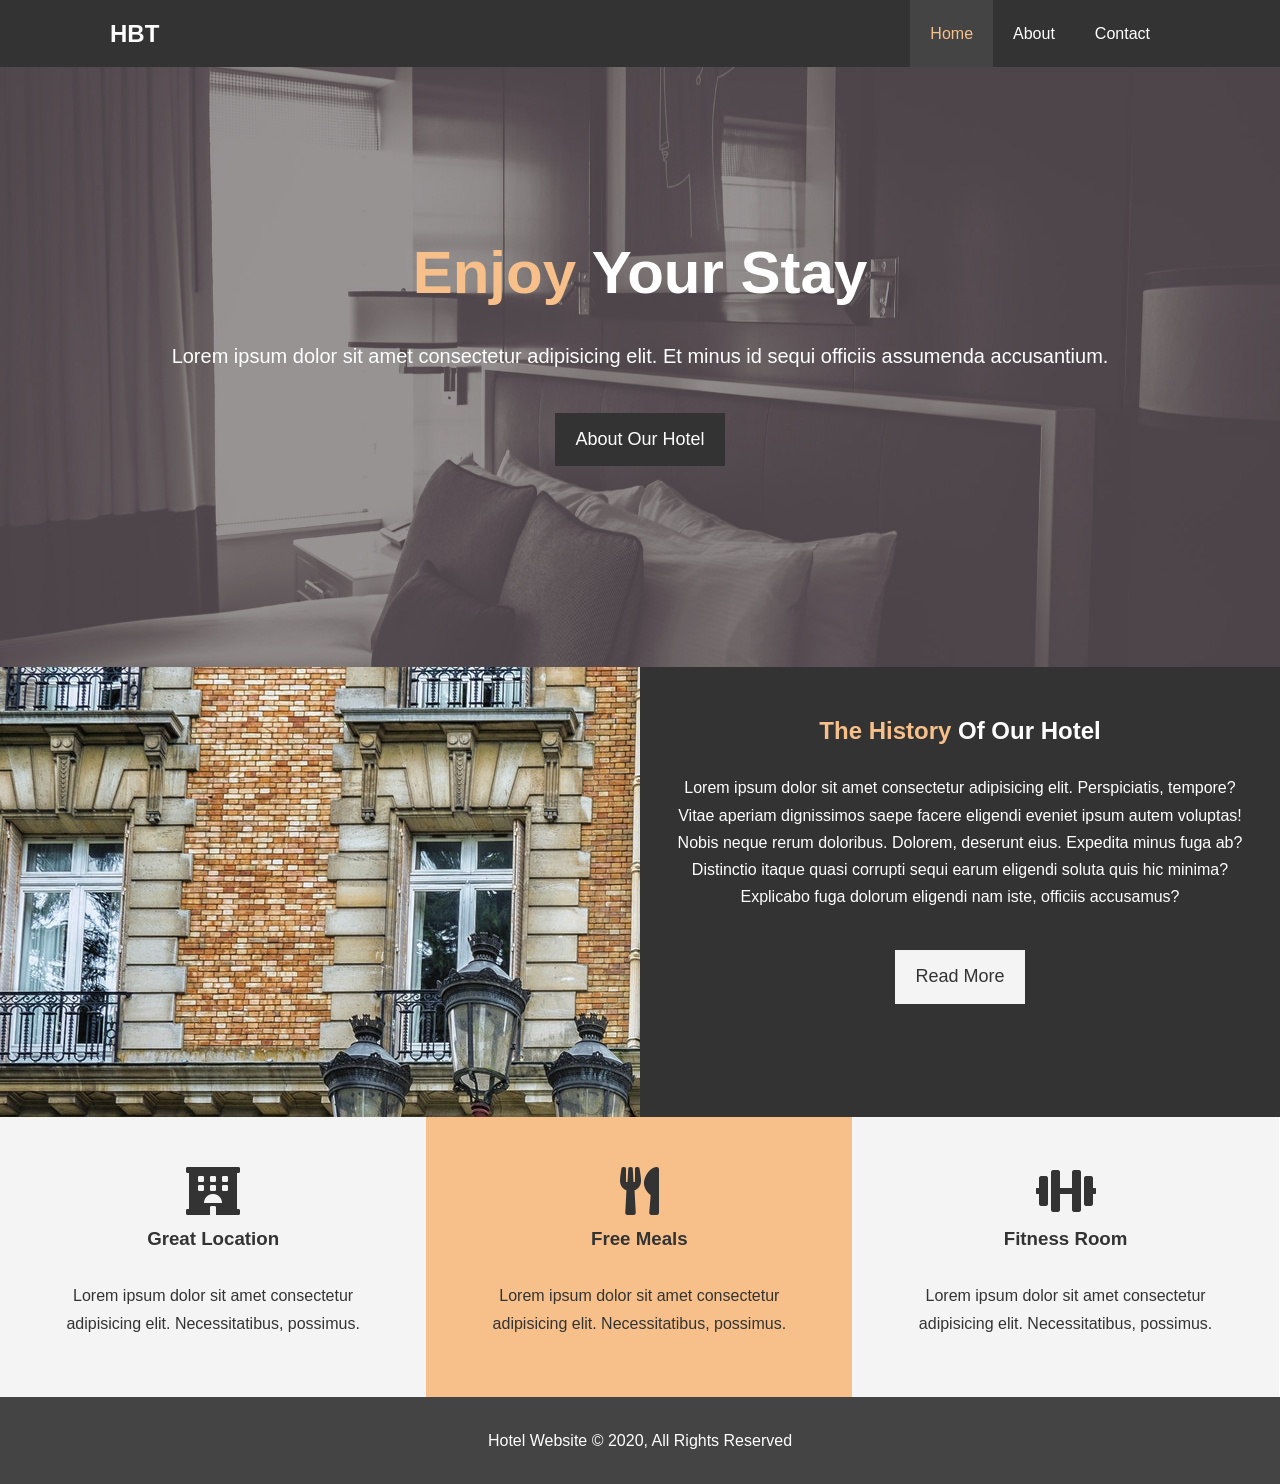
<file: Hotel Website/index.html>
<!DOCTYPE html>
<html lang="en">
  <head>
    <meta charset="UTF-8" />
    <meta name="viewport" content="width=device-width, initial-scale=1.0" />
    <meta name="discription" content="This is Demo Website Design for Hotel" />
    <meta
      name="keyword"
      content="Hotel Website, Web Development, Web Design, Frontend Web Application"
    />
    <meta name="robots" content="NOINDEX, NOFOLLOW" />
    <link
      rel="stylesheet"
      href="https://use.fontawesome.com/releases/v5.13.1/css/all.css"
      integrity="sha384-xxzQGERXS00kBmZW/6qxqJPyxW3UR0BPsL4c8ILaIWXva5kFi7TxkIIaMiKtqV1Q"
      crossorigin="anonymous"
    />
    <link rel="stylesheet" href="./css/style.css" />
    <link
      rel="stylesheet"
      media="screen and (max-width: 768px)"
      href="./css/mobile.css"
    />
    <title>Welcome to Hotel Website</title>
  </head>
  <body>
    <header>
      <nav id="navbar">
        <div class="container">
          <h1 class="logo"><a href="index.html">HBT</a></h1>
          <ul>
            <li><a class="current" href="index.html">Home</a></li>
            <li><a href="about.html">About</a></li>
            <li><a href="contact.html">Contact</a></li>
          </ul>
        </div>
      </nav>

      <div id="showcase">
        <div class="container">
          <div class="showcase-content">
            <h1><span class="text-primary">Enjoy</span> Your Stay</h1>
            <p class="lead">
              Lorem ipsum dolor sit amet consectetur adipisicing elit. Et minus
              id sequi officiis assumenda accusantium.
            </p>
            <a class="btn" href="about.html">About Our Hotel</a>
          </div>
        </div>
      </div>
    </header>

    <section id="home-info" class="bg-dark">
      <div class="info-img"></div>
      <div class="info-content">
        <h2><span class="text-primary">The History</span> Of Our Hotel</h2>
        <p>
          Lorem ipsum dolor sit amet consectetur adipisicing elit. Perspiciatis,
          tempore? Vitae aperiam dignissimos saepe facere eligendi eveniet ipsum
          autem voluptas! Nobis neque rerum doloribus. Dolorem, deserunt eius.
          Expedita minus fuga ab? Distinctio itaque quasi corrupti sequi earum
          eligendi soluta quis hic minima? Explicabo fuga dolorum eligendi nam
          iste, officiis accusamus?
        </p>
        <a href="about.html" class="btn btn-light">Read More</a>
      </div>
    </section>

    <section id="features">
      <div class="box bg-light">
        <i class="fas fa-hotel fa-3x"></i>
        <h3>Great Location</h3>
        <p>
          Lorem ipsum dolor sit amet consectetur adipisicing elit.
          Necessitatibus, possimus.
        </p>
      </div>
      <div class="box bg-primary">
        <i class="fas fa-utensils fa-3x"></i>
        <h3>Free Meals</h3>
        <p>
          Lorem ipsum dolor sit amet consectetur adipisicing elit.
          Necessitatibus, possimus.
        </p>
      </div>
      <div class="box btn-light">
        <i class="fas fa-dumbbell fa-3x"></i>
        <h3>Fitness Room</h3>
        <p>
          Lorem ipsum dolor sit amet consectetur adipisicing elit.
          Necessitatibus, possimus.
        </p>
      </div>
    </section>
    <div class="clr"></div>
    <footer id="main-footer">
      <p>Hotel Website &copy; 2020, All Rights Reserved</p>
    </footer>
  </body>
</html>
</file>
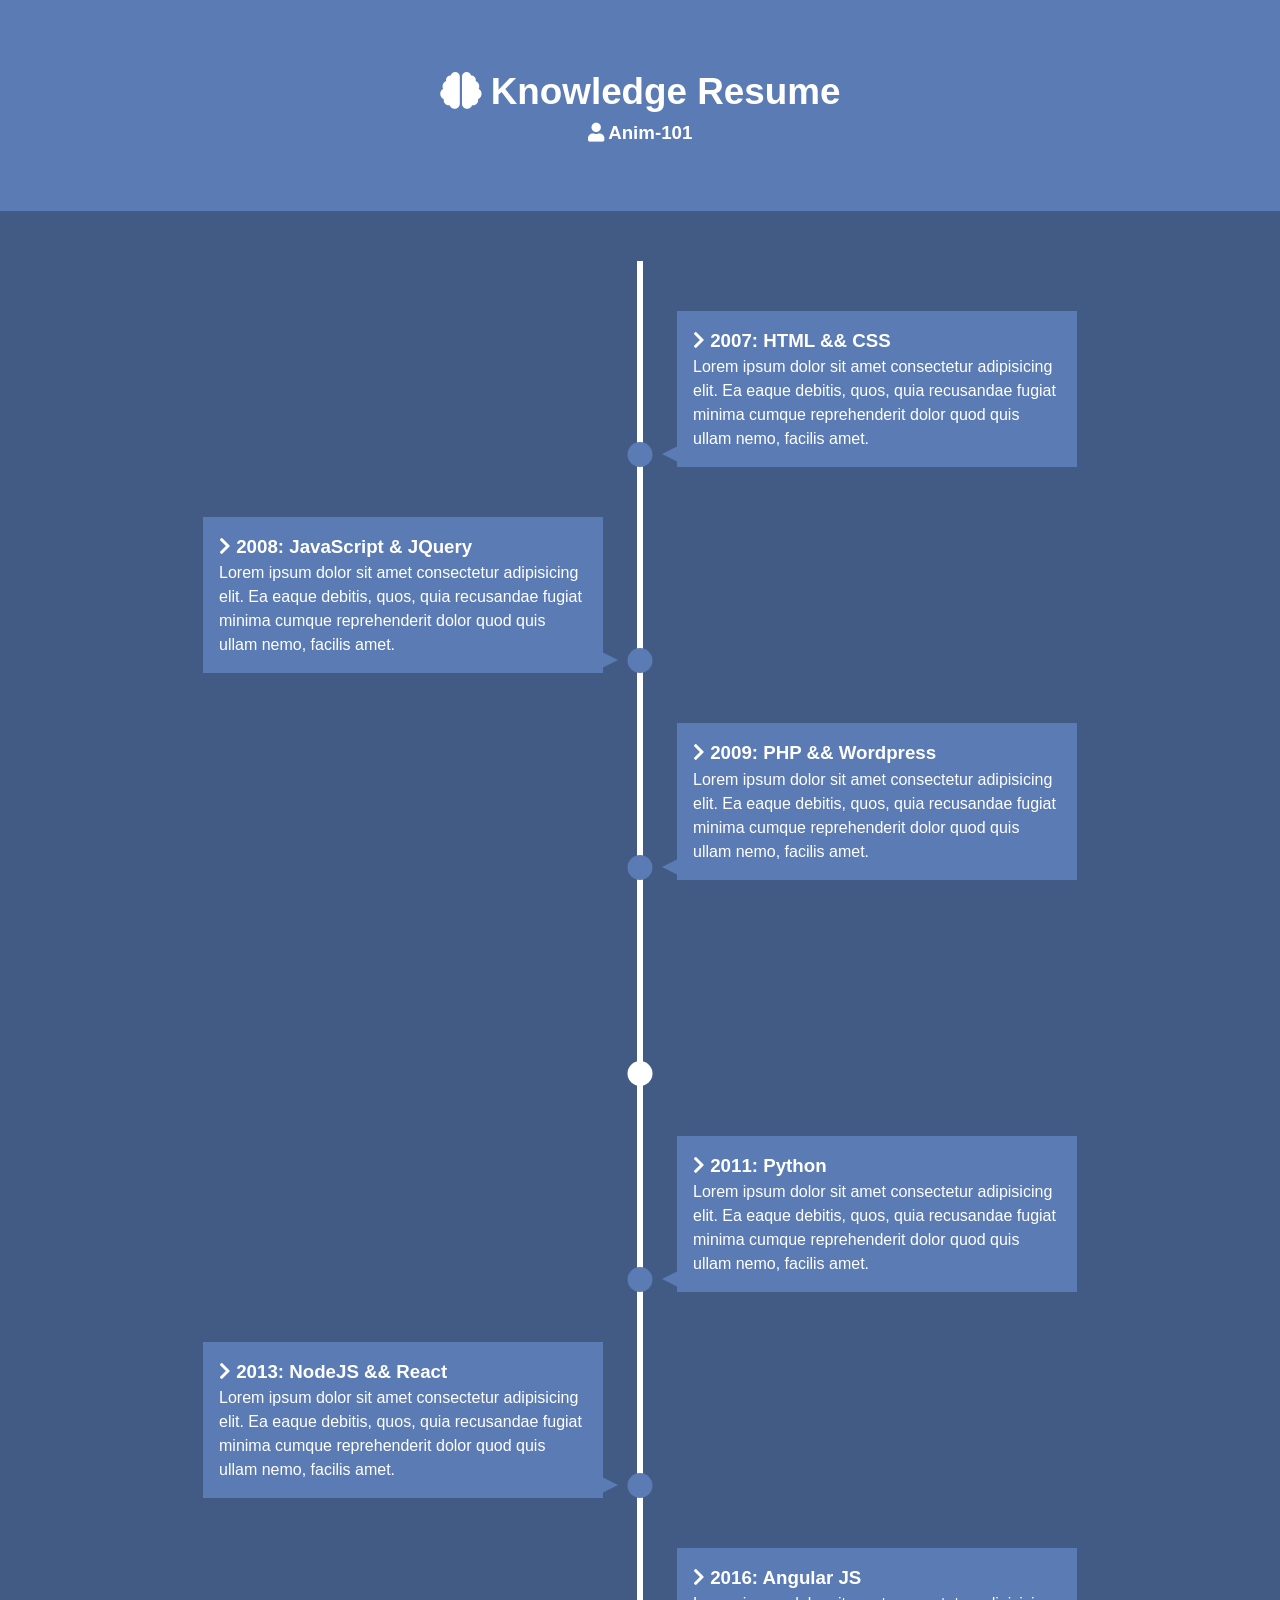
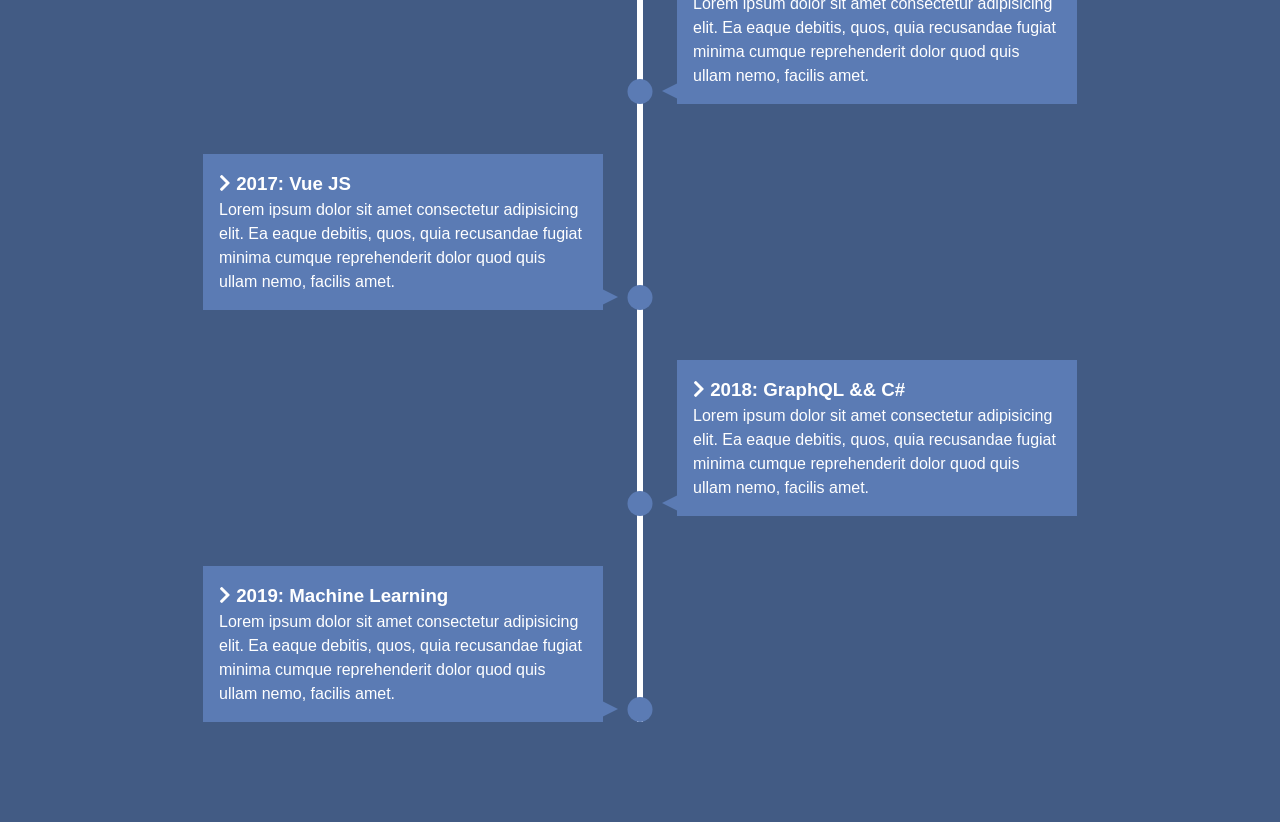
<file: Knowledge Resume/index.html>
<!DOCTYPE html>
<html lang="en">
  <head>
    <meta charset="UTF-8" />
    <meta name="viewport" content="width=device-width, initial-scale=1.0" />
    <meta name="discription" content="This is My Knowledge Resume" />
    <meta
      name="keyword"
      content="Knowledge, Resume, Knowledge Resume, HTML && CSS"
    />
    <meta name="robot" content="NOINDEX, NOFOLLOW" />
    <link
      rel="stylesheet"
      href="https://use.fontawesome.com/releases/v5.14.0/css/all.css"
      integrity="sha384-HzLeBuhoNPvSl5KYnjx0BT+WB0QEEqLprO+NBkkk5gbc67FTaL7XIGa2w1L0Xbgc"
      crossorigin="anonymous"
    />
    <link rel="stylesheet" href="style.css" />
    <title>Knowledge Resume</title>
  </head>
  <body>
    <header id="main-header">
      <div class="container">
        <h1><i class="fas fa-brain"></i> Knowledge Resume</h1>
        <h3><i class="fas fa-user"></i> Anim-101</h3>
      </div>
    </header>
    <section id="timeline">
      <ul>
        <li>
          <div>
            <h3><i class="fas fa-chevron-right"></i> 2007: HTML && CSS</h3>
            <p>
              Lorem ipsum dolor sit amet consectetur adipisicing elit. Ea eaque
              debitis, quos, quia recusandae fugiat minima cumque reprehenderit
              dolor quod quis ullam nemo, facilis amet.
            </p>
          </div>
        </li>
        <li>
          <div>
            <h3>
              <i class="fas fa-chevron-right"></i> 2008: JavaScript & JQuery
            </h3>
            <p>
              Lorem ipsum dolor sit amet consectetur adipisicing elit. Ea eaque
              debitis, quos, quia recusandae fugiat minima cumque reprehenderit
              dolor quod quis ullam nemo, facilis amet.
            </p>
          </div>
        </li>
        <li>
          <div>
            <h3><i class="fas fa-chevron-right"></i> 2009: PHP && Wordpress</h3>
            <p>
              Lorem ipsum dolor sit amet consectetur adipisicing elit. Ea eaque
              debitis, quos, quia recusandae fugiat minima cumque reprehenderit
              dolor quod quis ullam nemo, facilis amet.
            </p>
          </div>
        </li>
        <li>
          <div>
            <h3><i class="fas fa-chevron-right"></i> 2010: Ruby && Rails</h3>
            <p>
              Lorem ipsum dolor sit amet consectetur adipisicing elit. Ea eaque
              debitis, quos, quia recusandae fugiat minima cumque reprehenderit
              dolor quod quis ullam nemo, facilis amet.
            </p>
          </div>
        </li>
        <li>
          <div>
            <h3><i class="fas fa-chevron-right"></i> 2011: Python</h3>
            <p>
              Lorem ipsum dolor sit amet consectetur adipisicing elit. Ea eaque
              debitis, quos, quia recusandae fugiat minima cumque reprehenderit
              dolor quod quis ullam nemo, facilis amet.
            </p>
          </div>
        </li>
        <li>
          <div>
            <h3><i class="fas fa-chevron-right"></i> 2013: NodeJS && React</h3>
            <p>
              Lorem ipsum dolor sit amet consectetur adipisicing elit. Ea eaque
              debitis, quos, quia recusandae fugiat minima cumque reprehenderit
              dolor quod quis ullam nemo, facilis amet.
            </p>
          </div>
        </li>
        <li>
          <div>
            <h3><i class="fas fa-chevron-right"></i> 2016: Angular JS</h3>
            <p>
              Lorem ipsum dolor sit amet consectetur adipisicing elit. Ea eaque
              debitis, quos, quia recusandae fugiat minima cumque reprehenderit
              dolor quod quis ullam nemo, facilis amet.
            </p>
          </div>
        </li>
        <li>
          <div>
            <h3><i class="fas fa-chevron-right"></i> 2017: Vue JS</h3>
            <p>
              Lorem ipsum dolor sit amet consectetur adipisicing elit. Ea eaque
              debitis, quos, quia recusandae fugiat minima cumque reprehenderit
              dolor quod quis ullam nemo, facilis amet.
            </p>
          </div>
        </li>
        <li>
          <div>
            <h3><i class="fas fa-chevron-right"></i> 2018: GraphQL && C#</h3>
            <p>
              Lorem ipsum dolor sit amet consectetur adipisicing elit. Ea eaque
              debitis, quos, quia recusandae fugiat minima cumque reprehenderit
              dolor quod quis ullam nemo, facilis amet.
            </p>
          </div>
        </li>
        <li>
          <div>
            <h3><i class="fas fa-chevron-right"></i> 2019: Machine Learning</h3>
            <p>
              Lorem ipsum dolor sit amet consectetur adipisicing elit. Ea eaque
              debitis, quos, quia recusandae fugiat minima cumque reprehenderit
              dolor quod quis ullam nemo, facilis amet.
            </p>
          </div>
        </li>
      </ul>
    </section>
    <script src="main.js"></script>
  </body>
</html>
</file>
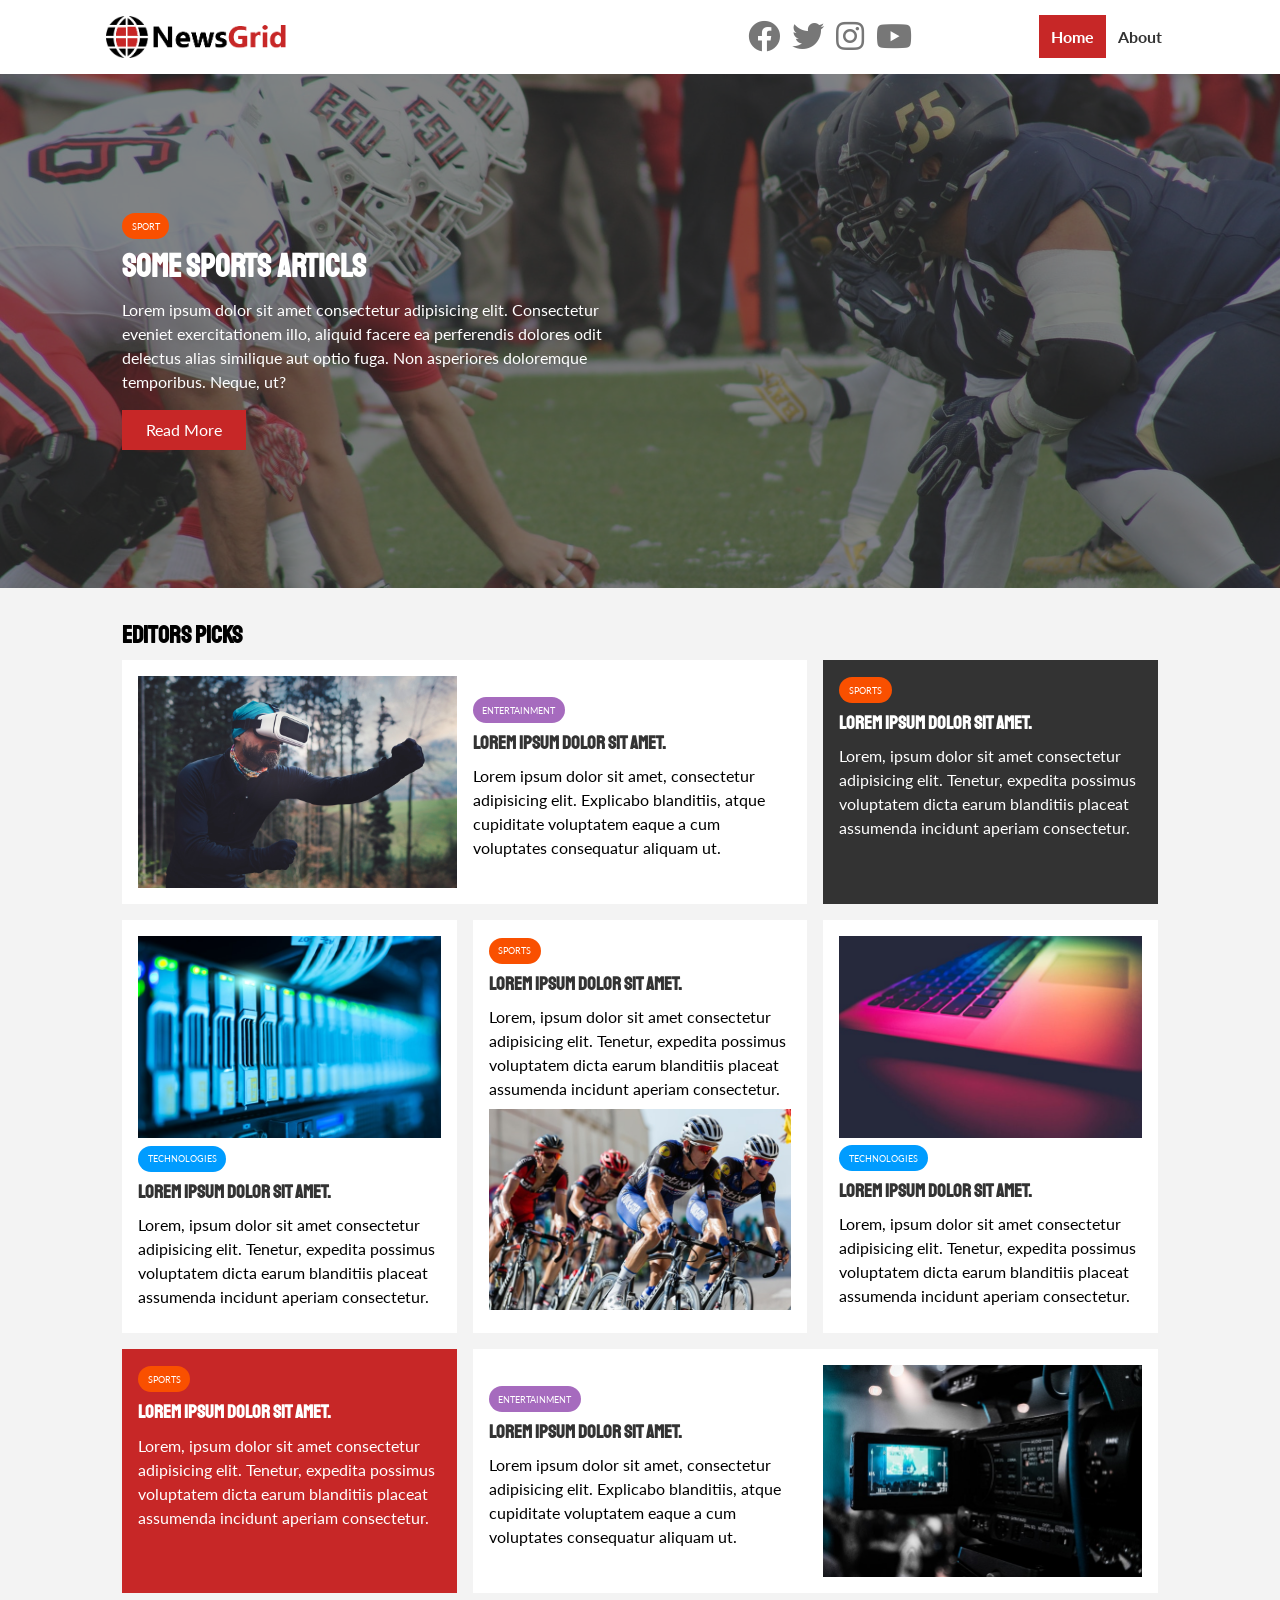
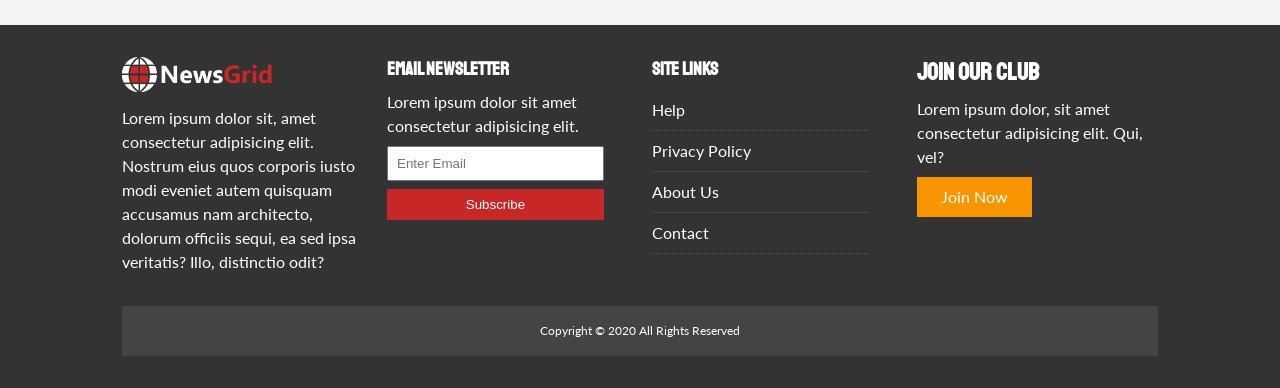
<file: NewsGrid/index.html>
<!DOCTYPE html>
<html lang="en">
  <head>
    <meta charset="UTF-8" />
    <meta name="viewport" content="width=device-width, initial-scale=1.0" />
    <meta name="discription" content="This is NewsGrid Website" />
    <meta name="keyword" content="NewsGrid, HTML, CSS" />
    <meta name="robot" content="NOINDEX, NOFOLLOW" />
    <link
      rel="stylesheet"
      href="https://use.fontawesome.com/releases/v5.14.0/css/all.css"
      integrity="sha384-HzLeBuhoNPvSl5KYnjx0BT+WB0QEEqLprO+NBkkk5gbc67FTaL7XIGa2w1L0Xbgc"
      crossorigin="anonymous"
    />
    <link
      href="https://fonts.googleapis.com/css2?family=Lato:wght@700;900&family=Staatliches&display=swap"
      rel="stylesheet"
    />
    <link rel="stylesheet" href="css/style.css" />
    <link
      rel="stylesheet"
      media="screen and (max-width: 768px)"
      href="css/mobile.css"
    />
    <link rel="shortcut icon" type="image/x-icon" href="favicon.ico" />
    <title>Welcome to NewsGrid</title>
  </head>
  <body>
    <nav id="main-nav">
      <div class="container">
        <img src="img/logo.png" alt="NewsGrid" class="logo" />
        <div class="social">
          <a href="https://facebook.com" target="_blank"
            ><i class="fab fa-facebook fa-2x"></i
          ></a>
          <a href="https://twitter.com" target="_blank"
            ><i class="fab fa-twitter fa-2x"></i
          ></a>
          <a href="https://instagram.com" target="_blank"
            ><i class="fab fa-instagram fa-2x"></i
          ></a>
          <a href="https://youtube.com" target="_blank"
            ><i class="fab fa-youtube fa-2x"></i
          ></a>
        </div>
        <ul>
          <li><a href="index.html" class="current">Home</a></li>
          <li><a href="about.html">About</a></li>
        </ul>
      </div>
    </nav>
    <!-- Showcase -->
    <header id="showcase">
      <div class="container">
        <div class="showcase-container">
          <div class="showcase-content">
            <div class="category category-sport">Sport</div>
            <h1>Some Sports Articls</h1>
            <p>
              Lorem ipsum dolor sit amet consectetur adipisicing elit.
              Consectetur eveniet exercitationem illo, aliquid facere ea
              perferendis dolores odit delectus alias similique aut optio fuga.
              Non asperiores doloremque temporibus. Neque, ut?
            </p>
            <a href="article.html" class="btn btn-primary">Read More</a>
          </div>
        </div>
      </div>
    </header>
    <!-- Home Articles -->
    <section id="home-articles" class="py-2">
      <div class="container">
        <h2>Editors Picks</h2>
        <div class="articles-container">
          <article class="card">
            <img src="img/articles/ent1.jpg" alt="" />
            <div>
              <div class="category category-ent">Entertainment</div>
              <h3><a href="article.html">Lorem ipsum dolor sit amet.</a></h3>
              <p>
                Lorem ipsum dolor sit amet, consectetur adipisicing elit.
                Explicabo blanditiis, atque cupiditate voluptatem eaque a cum
                voluptates consequatur aliquam ut.
              </p>
            </div>
          </article>
          <article class="card bg-dark">
            <div class="category category-sport">Sports</div>
            <h3><a href="article.html">Lorem ipsum dolor sit amet.</a></h3>
            <p>
              Lorem, ipsum dolor sit amet consectetur adipisicing elit. Tenetur,
              expedita possimus voluptatem dicta earum blanditiis placeat
              assumenda incidunt aperiam consectetur.
            </p>
          </article>
          <article class="card">
            <img src="img/articles/tech1.jpg" alt="" />
            <div class="category category-tech">Technologies</div>
            <h3><a href="article.html">Lorem ipsum dolor sit amet.</a></h3>
            <p>
              Lorem, ipsum dolor sit amet consectetur adipisicing elit. Tenetur,
              expedita possimus voluptatem dicta earum blanditiis placeat
              assumenda incidunt aperiam consectetur.
            </p>
          </article>
          <article class="card">
            <div class="category category-sport">Sports</div>
            <h3><a href="article.html">Lorem ipsum dolor sit amet.</a></h3>
            <p>
              Lorem, ipsum dolor sit amet consectetur adipisicing elit. Tenetur,
              expedita possimus voluptatem dicta earum blanditiis placeat
              assumenda incidunt aperiam consectetur.
            </p>
            <img src="img/articles/sports1.jpg" alt="" />
          </article>
          <article class="card">
            <img src="img/articles/tech2.jpg" alt="" />
            <div class="category category-tech">Technologies</div>
            <h3><a href="article.html">Lorem ipsum dolor sit amet.</a></h3>
            <p>
              Lorem, ipsum dolor sit amet consectetur adipisicing elit. Tenetur,
              expedita possimus voluptatem dicta earum blanditiis placeat
              assumenda incidunt aperiam consectetur.
            </p>
          </article>
          <article class="card bg-primary">
            <div class="category category-sport">Sports</div>
            <h3><a href="article.html">Lorem ipsum dolor sit amet.</a></h3>
            <p>
              Lorem, ipsum dolor sit amet consectetur adipisicing elit. Tenetur,
              expedita possimus voluptatem dicta earum blanditiis placeat
              assumenda incidunt aperiam consectetur.
            </p>
          </article>
          <article class="card">
            <div>
              <div class="category category-ent">Entertainment</div>
              <h3><a href="article.html">Lorem ipsum dolor sit amet.</a></h3>
              <p>
                Lorem ipsum dolor sit amet, consectetur adipisicing elit.
                Explicabo blanditiis, atque cupiditate voluptatem eaque a cum
                voluptates consequatur aliquam ut.
              </p>
            </div>
            <img src="img/articles/ent2.jpg" alt="" />
          </article>
        </div>
      </div>
    </section>
    <!-- Footer -->
    <footer id="main-footer" class="py-2">
      <div class="container footer-container">
        <div>
          <img src="img/logo_light.png" alt="NewsGrid" />
          <p>
            Lorem ipsum dolor sit, amet consectetur adipisicing elit. Nostrum
            eius quos corporis iusto modi eveniet autem quisquam accusamus nam
            architecto, dolorum officiis sequi, ea sed ipsa veritatis? Illo,
            distinctio odit?
          </p>
        </div>
        <div>
          <h3>Email Newsletter</h3>
          <p>Lorem ipsum dolor sit amet consectetur adipisicing elit.</p>
          <form action="">
            <input type="email" placeholder="Enter Email" />
            <input type="submit" value="Subscribe" class="btn btn-primary" />
          </form>
        </div>
        <div>
          <h3>Site Links</h3>
          <ul class="list">
            <li><a href="#">Help</a></li>
            <li><a href="#">Privacy Policy</a></li>
            <li><a href="#">About Us</a></li>
            <li><a href="#">Contact</a></li>
          </ul>
        </div>
        <div>
          <h2>Join Our club</h2>
          <p>
            Lorem ipsum dolor, sit amet consectetur adipisicing elit. Qui, vel?
          </p>
          <a href="#" class="btn btn-secondary">Join Now</a>
        </div>
        <div>
          <p>Copyright &copy; 2020 All Rights Reserved</p>
        </div>
      </div>
    </footer>
  </body>
</html>
</file>
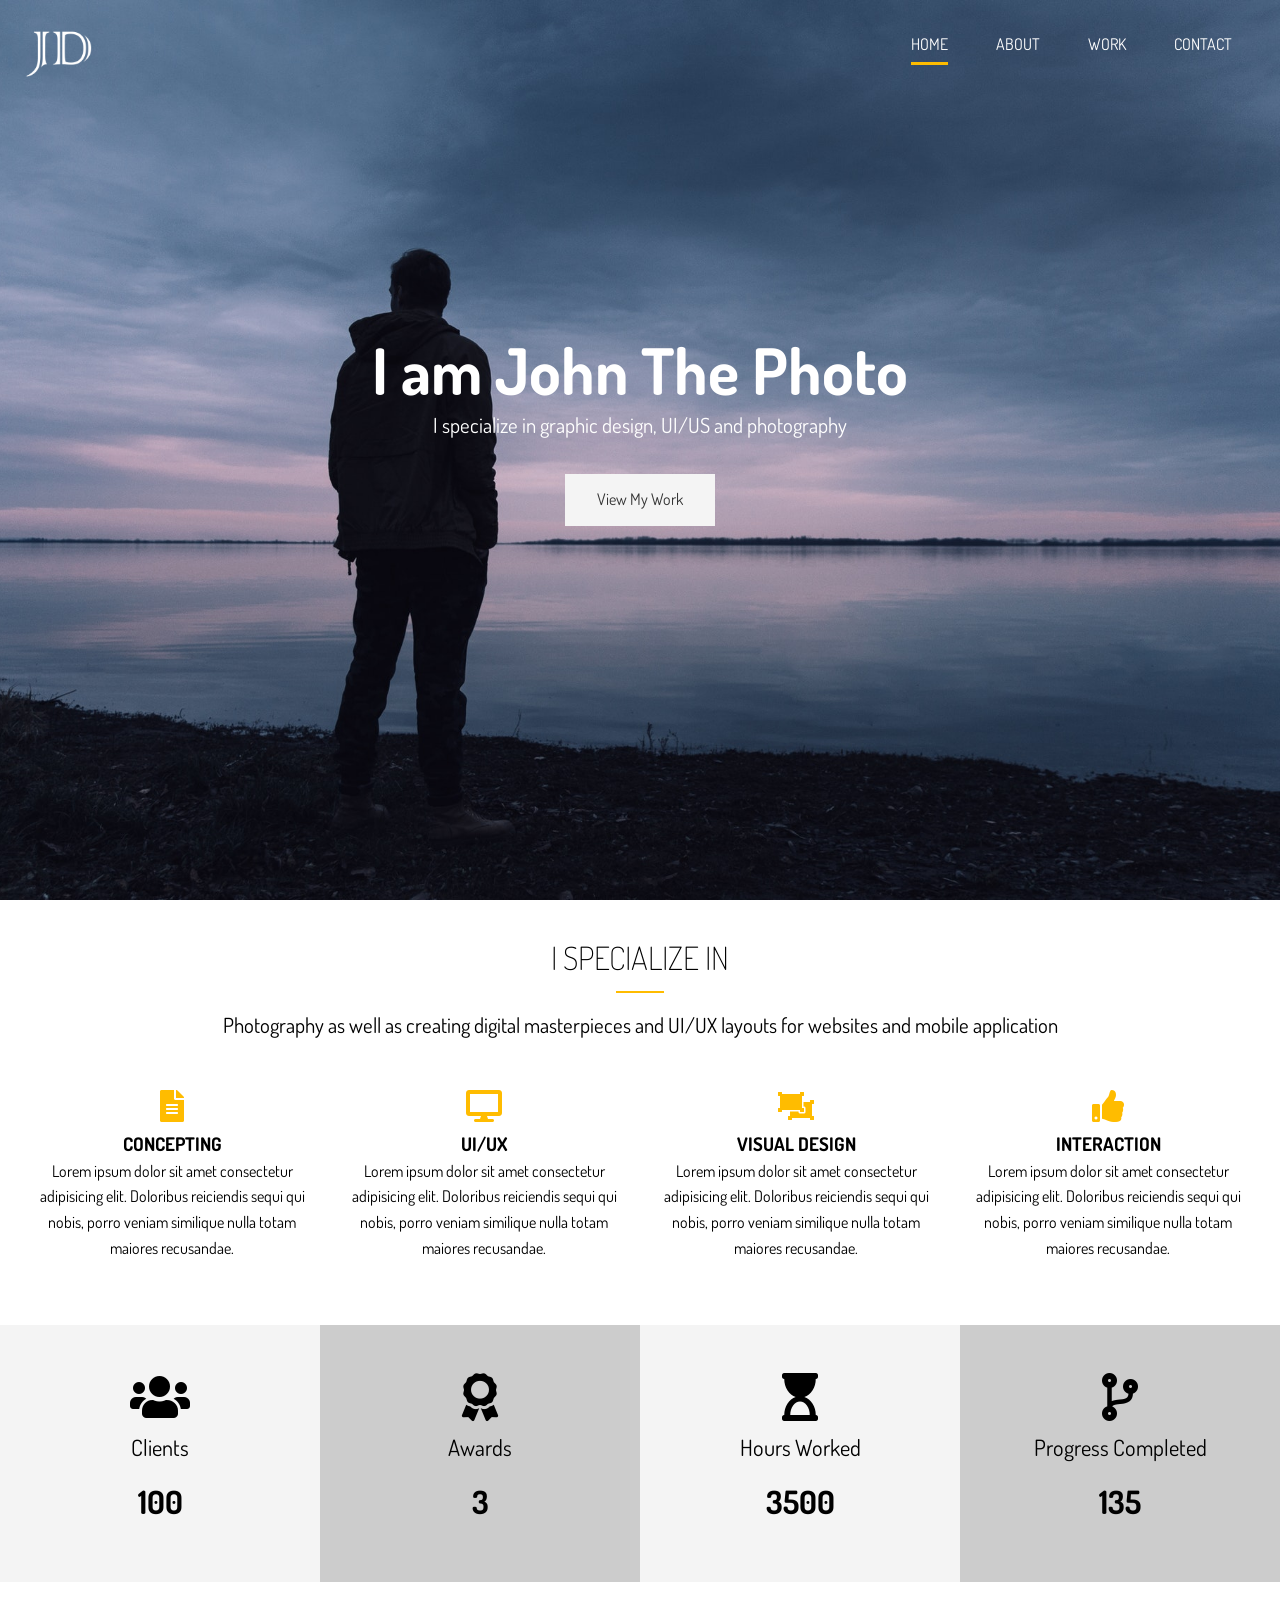
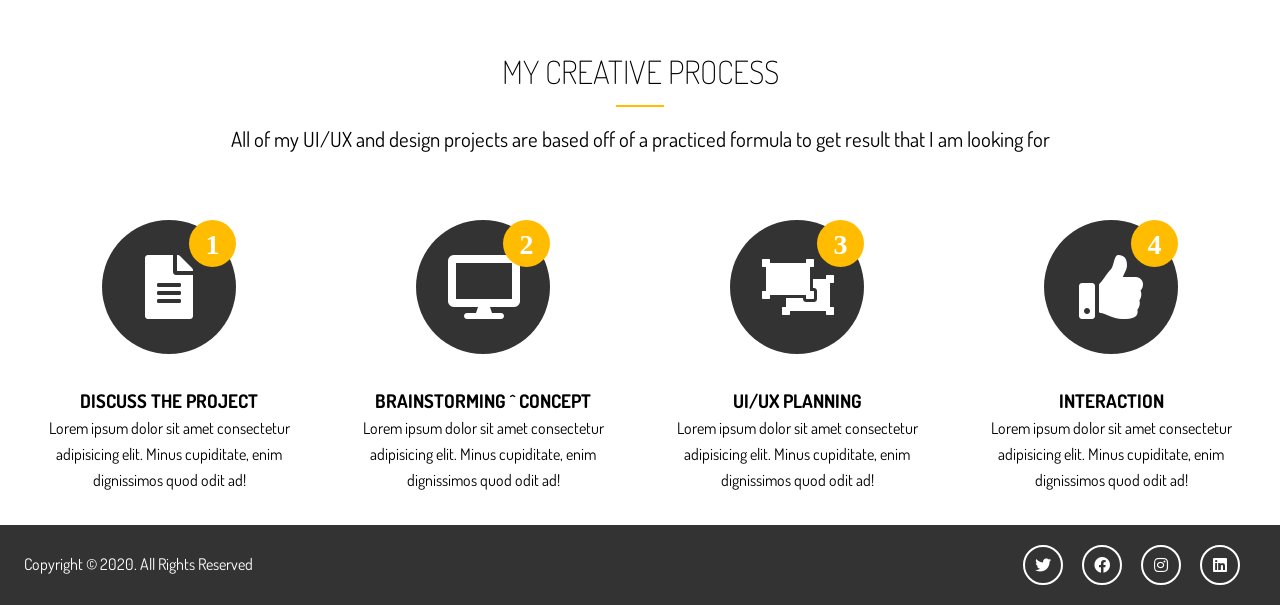
<file: Portfolio/index.html>
<!DOCTYPE html>
<html lang="en">
  <head>
    <meta charset="UTF-8" />
    <meta name="viewport" content="width=device-width, initial-scale=1.0" />
    <meta name="discription" content="This is Portfolio Website" />
    <meta name="keyword" content="Portfolio, Website, HTML && CSS" />
    <meta name="robot" content="NOINDEX, NOFOLLOW" />
    <title>Welcome To Portfolio Website</title>
    <link
      rel="stylesheet"
      href="https://use.fontawesome.com/releases/v5.14.0/css/all.css"
      integrity="sha384-HzLeBuhoNPvSl5KYnjx0BT+WB0QEEqLprO+NBkkk5gbc67FTaL7XIGa2w1L0Xbgc"
      crossorigin="anonymous"
    />
    <link
      href="https://fonts.googleapis.com/css2?family=Dosis:wght@523&display=swap"
      rel="stylesheet"
    />
    <link rel="stylesheet" href="css/main.css" />
  </head>
  <body>
    <!-- Header -->
    <header id="header-home">
      <div class="container">
        <nav id="main-nav">
          <img src="img/logo.png" alt="My Portfolio" id="logo" />
          <ul>
            <li><a href="index.html" class="current">Home</a></li>
            <li><a href="about.html">About</a></li>
            <li><a href="work.html">Work</a></li>
            <li><a href="contact.html">Contact</a></li>
          </ul>
        </nav>
        <div class="header-content">
          <h1>
            I am John The
            <span
              class="txt-type"
              data-wait="3000"
              data-words='["Photographer", "Designer", "UI/UX Dev"]'
            ></span>
          </h1>
          <p class="lead">
            I specialize in graphic design, UI/US and photography
          </p>
          <a href="work.html" class="btn-light">View My Work</a>
        </div>
      </div>
    </header>
    <!-- Section A: Specialize -->
    <section id="home-a" class="text-center py-2">
      <div class="container">
        <h2 class="section-title">I Specialize in</h2>
        <div class="bottom-line"></div>
        <p class="lead">
          Photography as well as creating digital masterpieces and UI/UX layouts
          for websites and mobile application
        </p>
        <div class="specials">
          <div>
            <i class="fas fa-file-alt fa-2x"></i>
            <h3>Concepting</h3>
            <p>
              Lorem ipsum dolor sit amet consectetur adipisicing elit. Doloribus
              reiciendis sequi qui nobis, porro veniam similique nulla totam
              maiores recusandae.
            </p>
          </div>
          <div>
            <i class="fas fa-desktop fa-2x"></i>
            <h3>UI/UX</h3>
            <p>
              Lorem ipsum dolor sit amet consectetur adipisicing elit. Doloribus
              reiciendis sequi qui nobis, porro veniam similique nulla totam
              maiores recusandae.
            </p>
          </div>
          <div>
            <i class="fas fa-object-ungroup fa-2x"></i>
            <h3>Visual Design</h3>
            <p>
              Lorem ipsum dolor sit amet consectetur adipisicing elit. Doloribus
              reiciendis sequi qui nobis, porro veniam similique nulla totam
              maiores recusandae.
            </p>
          </div>
          <div>
            <i class="fas fa-thumbs-up fa-2x"></i>
            <h3>Interaction</h3>
            <p>
              Lorem ipsum dolor sit amet consectetur adipisicing elit. Doloribus
              reiciendis sequi qui nobis, porro veniam similique nulla totam
              maiores recusandae.
            </p>
          </div>
        </div>
      </div>
    </section>
    <!-- Section B: Stats -->
    <section id="home-b" class="text-center py-2">
      <div class="stats">
        <div>
          <ul>
            <li><i class="fas fa-users fa-3x"></i></li>
            <li class="stats-title">Clients</li>
            <li class="stats-number">100</li>
          </ul>
        </div>
        <div>
          <ul>
            <li><i class="fas fa-award fa-3x"></i></li>
            <li class="stats-title">Awards</li>
            <li class="stats-number">3</li>
          </ul>
        </div>
        <div>
          <ul>
            <li><i class="fas fa-hourglass-start fa-3x"></i></li>
            <li class="stats-title">Hours Worked</li>
            <li class="stats-number">3500</li>
          </ul>
        </div>
        <div>
          <ul>
            <li><i class="fas fa-code-branch fa-3x"></i></li>
            <li class="stats-title">Progress Completed</li>
            <li class="stats-number">135</li>
          </ul>
        </div>
      </div>
    </section>
    <!-- Section C: Process -->
    <section id="home-c" class="text-center py-2">
      <div class="container">
        <h2 class="section-title">
          My Creative Process
        </h2>
        <div class="bottom-line"></div>
        <p class="lead">
          All of my UI/UX and design projects are based off of a practiced
          formula to get result that I am looking for
        </p>
        <div class="process">
          <div>
            <i class="fas fa-file-alt fa-4x process-icon my-2">
              <div class="process-step">1</div>
            </i>
            <h3>Discuss The Project</h3>
            <p>
              Lorem ipsum dolor sit amet consectetur adipisicing elit. Minus
              cupiditate, enim dignissimos quod odit ad!
            </p>
          </div>
          <div>
            <i class="fas fa-desktop fa-4x process-icon my-2">
              <div class="process-step">2</div>
            </i>
            <h3>Brainstorming ^ Concept</h3>
            <p>
              Lorem ipsum dolor sit amet consectetur adipisicing elit. Minus
              cupiditate, enim dignissimos quod odit ad!
            </p>
          </div>
          <div>
            <i class="fas fa-object-ungroup fa-4x process-icon my-2">
              <div class="process-step">3</div>
            </i>
            <h3>UI/UX Planning</h3>
            <p>
              Lorem ipsum dolor sit amet consectetur adipisicing elit. Minus
              cupiditate, enim dignissimos quod odit ad!
            </p>
          </div>
          <div>
            <i class="fas fa-thumbs-up fa-4x process-icon my-2">
              <div class="process-step">4</div>
            </i>
            <h3>Interaction</h3>
            <p>
              Lorem ipsum dolor sit amet consectetur adipisicing elit. Minus
              cupiditate, enim dignissimos quod odit ad!
            </p>
          </div>
        </div>
      </div>
    </section>
    <!-- Footer -->
    <footer id="main-footer">
      <div class="footer-content container">
        <p>Copyright &copy; 2020. All Rights Reserved</p>
        <div class="social">
          <i class="fab fa-twitter"></i>
          <i class="fab fa-facebook"></i>
          <i class="fab fa-instagram"></i>
          <i class="fab fa-linkedin"></i>
        </div>
      </div>
    </footer>
    <script src="js/typewriter.js"></script>
  </body>
</html>
</file>
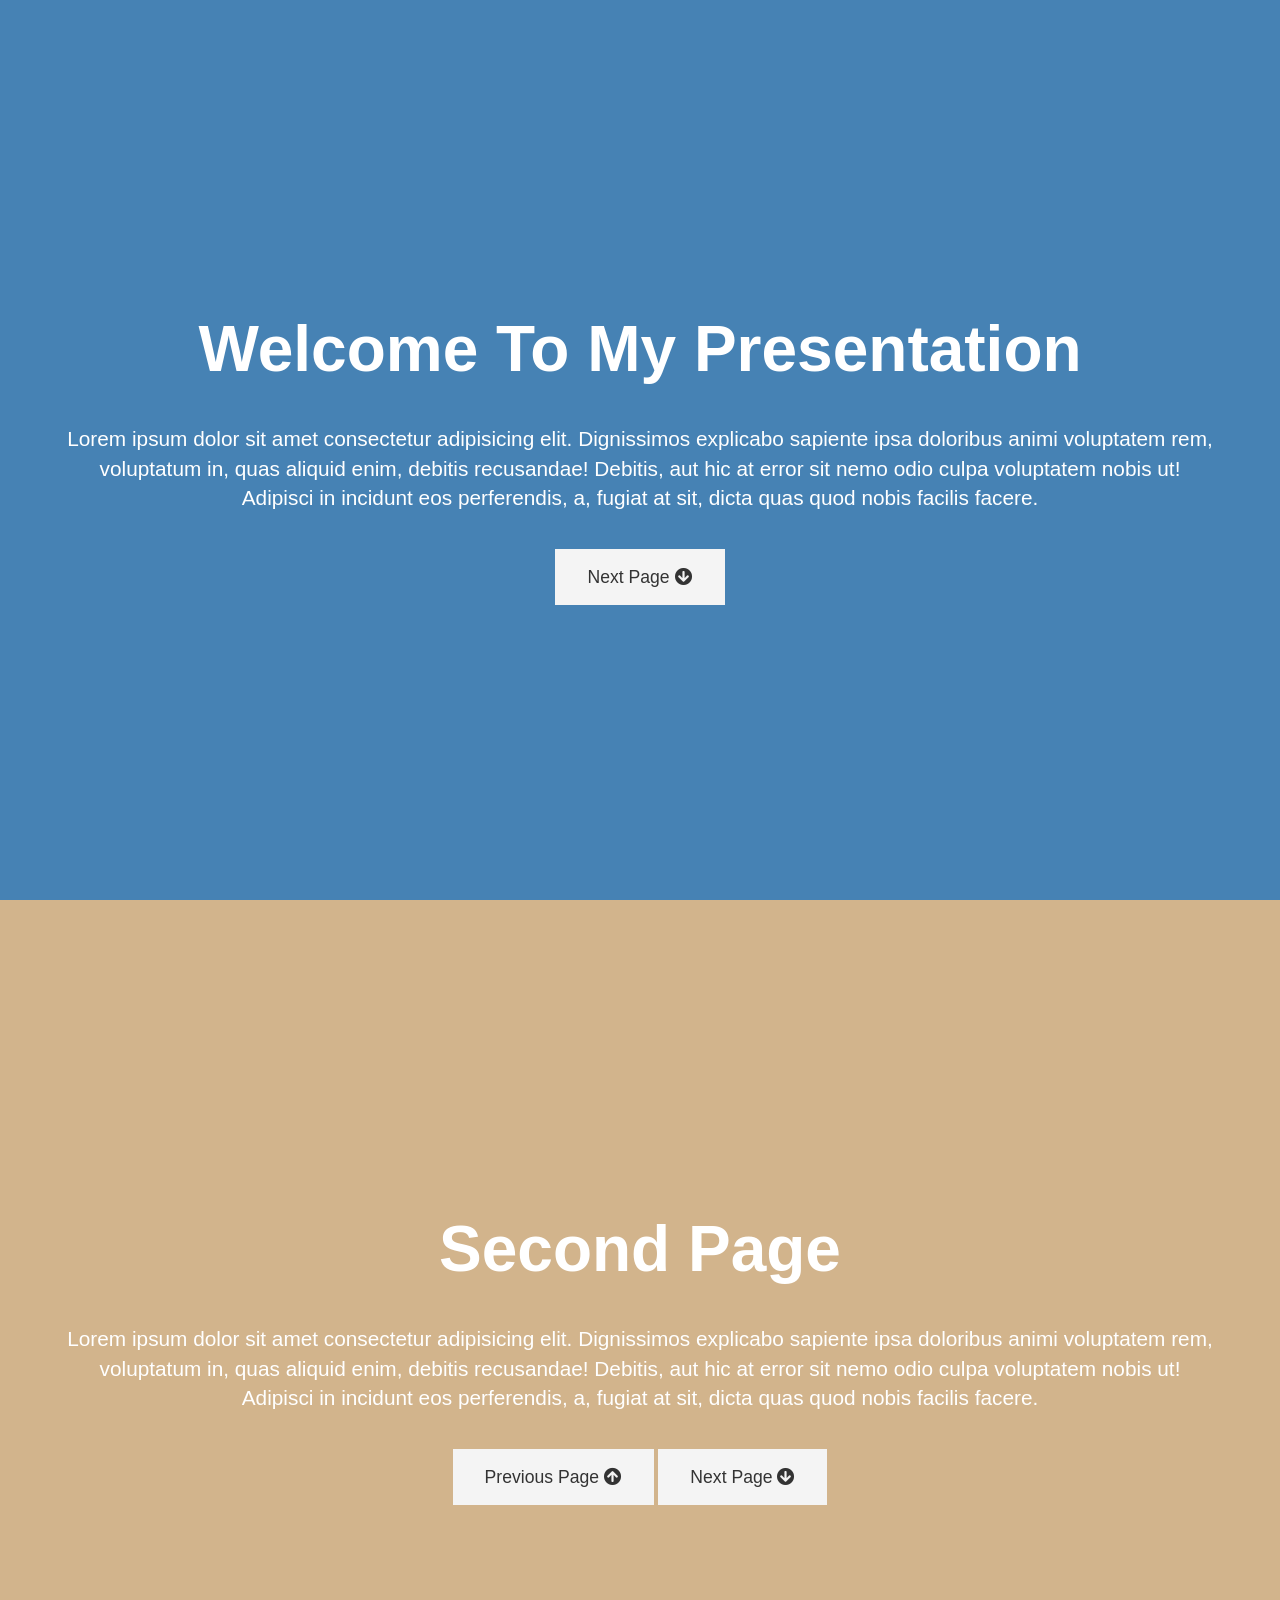
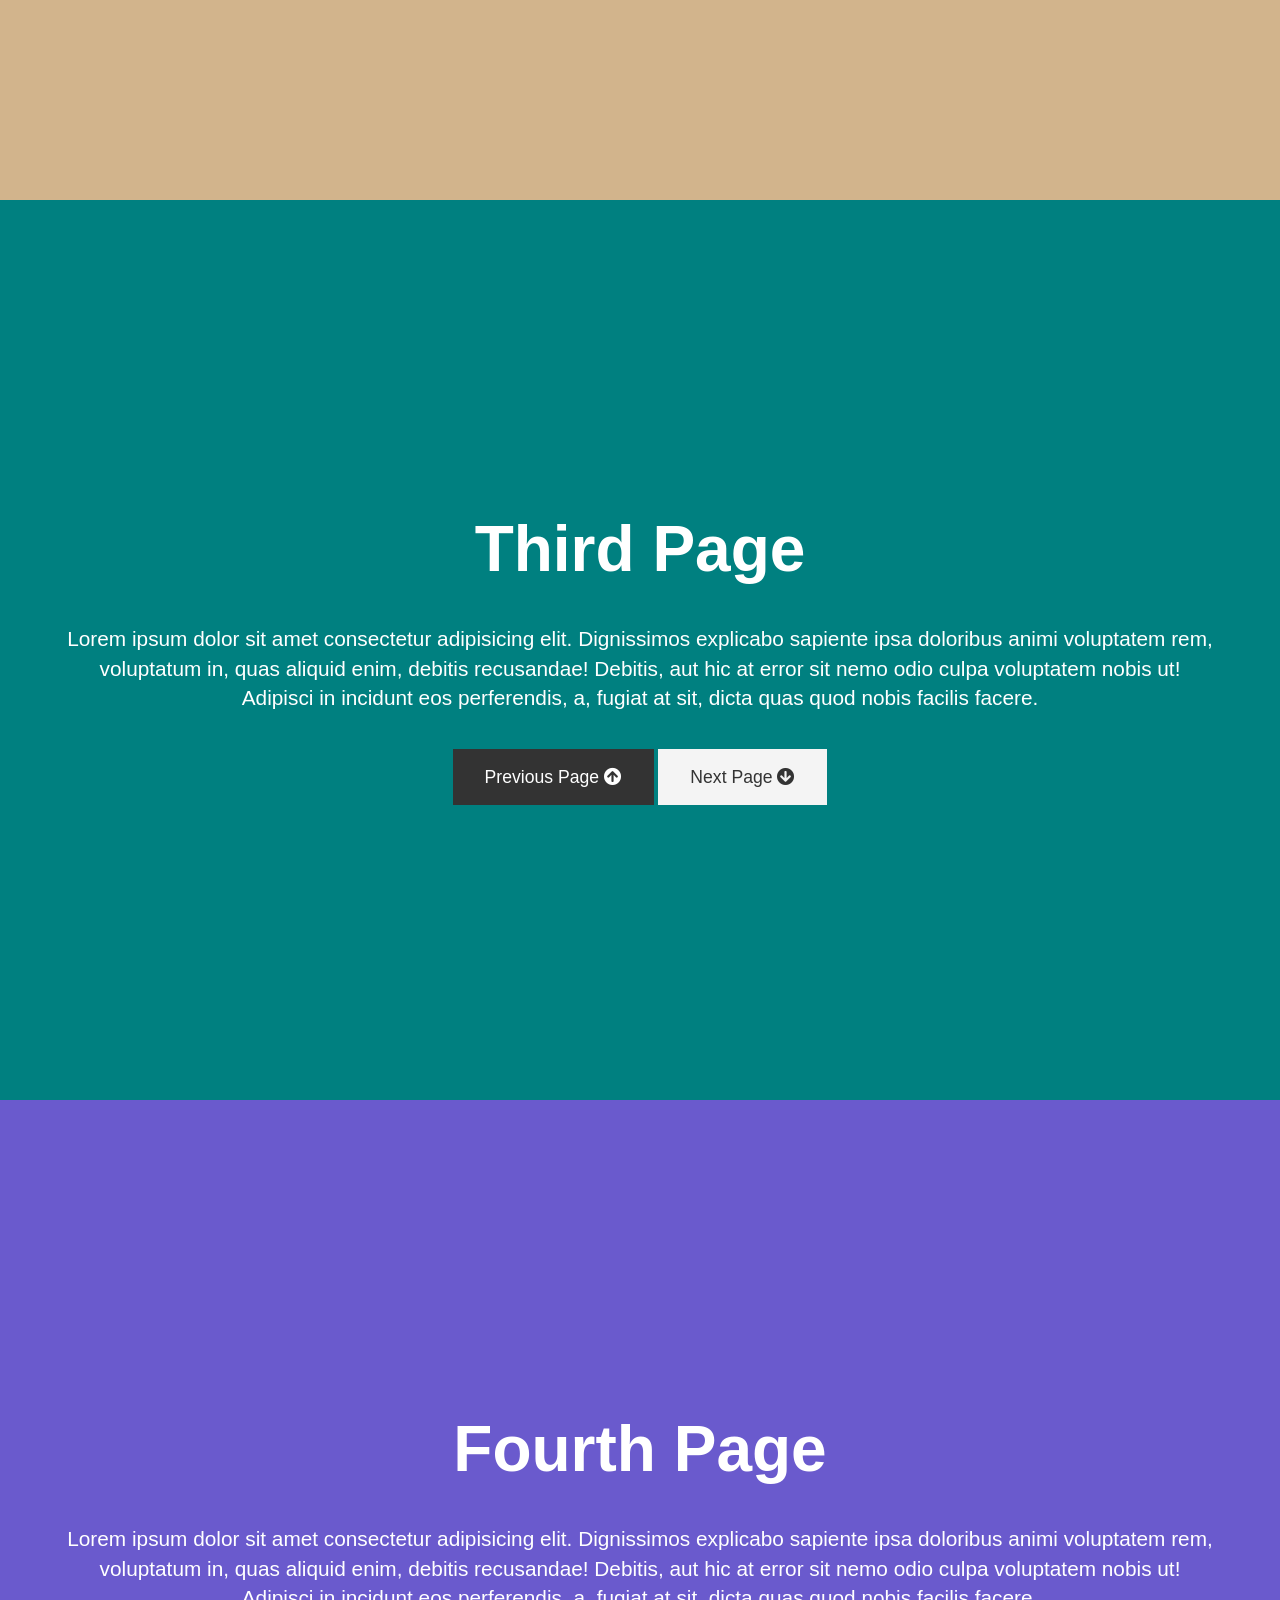
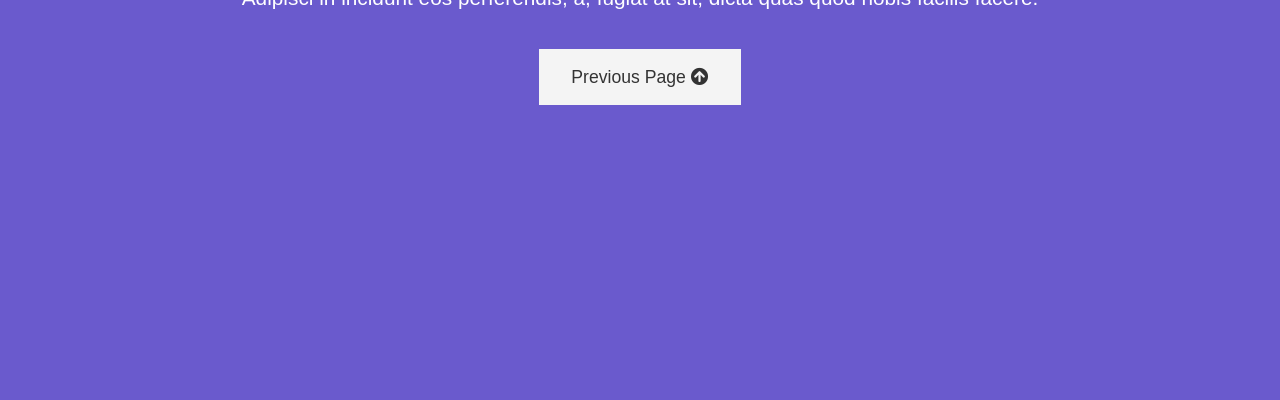
<file: Presentation Website/index.html>
<!DOCTYPE html>
<html lang="en">
  <head>
    <meta charset="UTF-8" />
    <meta name="viewport" content="width=device-width, initial-scale=1.0" />
    <meta name="discription" content="Presentation Slides Like Website" />
    <meta name="keyword" content="Presentation Website, CSS, HTML" />
    <meta name="robot" content="NOINDEX, NOFOLLOW" />
    <link rel="stylesheet" href="style.css" />
    <link
      rel="stylesheet"
      href="https://use.fontawesome.com/releases/v5.14.0/css/all.css"
      integrity="sha384-HzLeBuhoNPvSl5KYnjx0BT+WB0QEEqLprO+NBkkk5gbc67FTaL7XIGa2w1L0Xbgc"
      crossorigin="anonymous"
    />
    <title>Presentation Website</title>
  </head>
  <body>
    <!-- Page One - Intro -->
    <section id="page-1" class="page">
      <h1>Welcome To My Presentation</h1>
      <p>
        Lorem ipsum dolor sit amet consectetur adipisicing elit. Dignissimos
        explicabo sapiente ipsa doloribus animi voluptatem rem, voluptatum in,
        quas aliquid enim, debitis recusandae! Debitis, aut hic at error sit
        nemo odio culpa voluptatem nobis ut! Adipisci in incidunt eos
        perferendis, a, fugiat at sit, dicta quas quod nobis facilis facere.
      </p>
      <div>
        <a href="#page-2" class="btn"
          >Next Page <i class="fas fa-arrow-circle-down"></i
        ></a>
      </div>
    </section>
    <!-- Page Two - -->
    <section id="page-2" class="page">
      <h1>Second Page</h1>
      <p>
        Lorem ipsum dolor sit amet consectetur adipisicing elit. Dignissimos
        explicabo sapiente ipsa doloribus animi voluptatem rem, voluptatum in,
        quas aliquid enim, debitis recusandae! Debitis, aut hic at error sit
        nemo odio culpa voluptatem nobis ut! Adipisci in incidunt eos
        perferendis, a, fugiat at sit, dicta quas quod nobis facilis facere.
      </p>
      <div>
        <a href="#page-1" class="btn"
          >Previous Page <i class="fas fa-arrow-circle-up"></i
        ></a>
        <a href="#page-3" class="btn"
          >Next Page <i class="fas fa-arrow-circle-down"></i
        ></a>
      </div>
    </section>
    <!-- Page Three - -->
    <section id="page-3" class="page">
      <h1>Third Page</h1>
      <p>
        Lorem ipsum dolor sit amet consectetur adipisicing elit. Dignissimos
        explicabo sapiente ipsa doloribus animi voluptatem rem, voluptatum in,
        quas aliquid enim, debitis recusandae! Debitis, aut hic at error sit
        nemo odio culpa voluptatem nobis ut! Adipisci in incidunt eos
        perferendis, a, fugiat at sit, dicta quas quod nobis facilis facere.
      </p>
      <div>
        <a href="#page-2" class="btn btn-dark"
          >Previous Page <i class="fas fa-arrow-circle-up"></i
        ></a>
        <a href="#page-4" class="btn"
          >Next Page <i class="fas fa-arrow-circle-down"></i
        ></a>
      </div>
    </section>
    <!-- Page Four - -->
    <section id="page-4" class="page">
      <h1>Fourth Page</h1>
      <p>
        Lorem ipsum dolor sit amet consectetur adipisicing elit. Dignissimos
        explicabo sapiente ipsa doloribus animi voluptatem rem, voluptatum in,
        quas aliquid enim, debitis recusandae! Debitis, aut hic at error sit
        nemo odio culpa voluptatem nobis ut! Adipisci in incidunt eos
        perferendis, a, fugiat at sit, dicta quas quod nobis facilis facere.
      </p>
      <div>
        <a href="#page-3" class="btn"
          >Previous Page <i class="fas fa-arrow-circle-up"></i
        ></a>
      </div>
    </section>
    <script
      src="https://code.jquery.com/jquery-3.5.1.min.js"
      integrity="sha256-9/aliU8dGd2tb6OSsuzixeV4y/faTqgFtohetphbbj0="
      crossorigin="anonymous"
    ></script>
    <script>
      // Button Scrolling
      $(".btn").on("click", function (event) {
        if (this.hash !== "") {
          event.preventDefault();
          const hash = this.hash;
          $("html, body").animate(
            {
              scrollTop: $(hash).offset().top,
            },
            800
          );
        }
      });
    </script>
  </body>
</html>
</file>
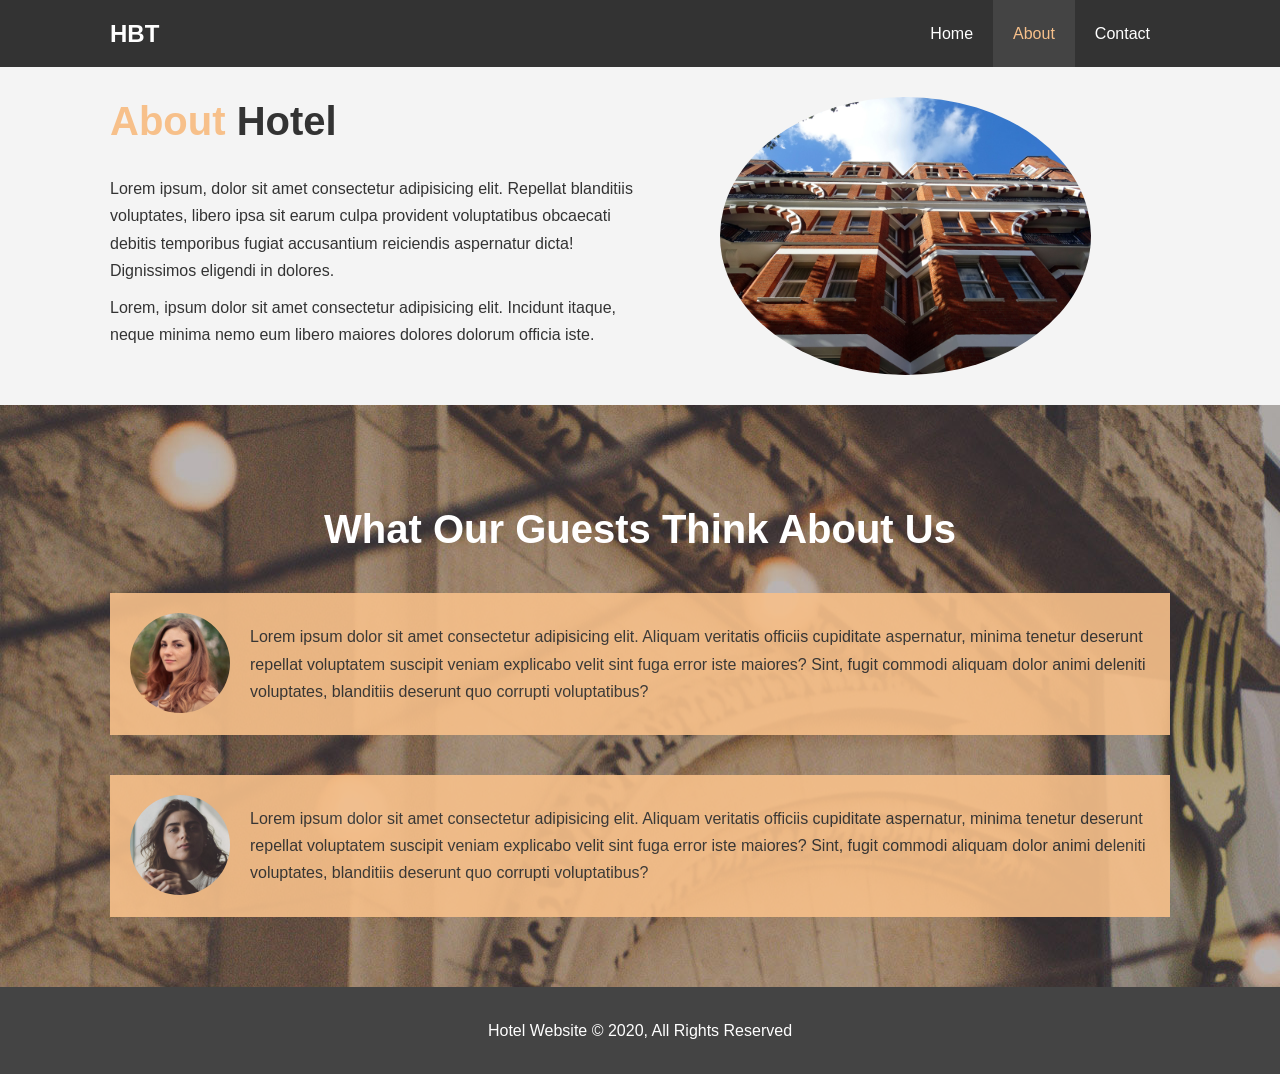
<file: Hotel Website/about.html>
<!DOCTYPE html>
<html lang="en">
  <head>
    <meta charset="UTF-8" />
    <meta name="viewport" content="width=device-width, initial-scale=1.0" />
    <meta name="discription" content="This is Demo Website Design for Hotel" />
    <meta
      name="keyword"
      content="Hotel Website, Web Development, Web Design, Frontend Web Application"
    />
    <meta name="robots" content="NOINDEX, NOFOLLOW" />
    <link rel="stylesheet" href="./css/style.css" />
    <title>Welcome to Hotel Website</title>
  </head>
  <body>
    <header>
      <nav id="navbar">
        <div class="container">
          <h1 class="logo"><a href="index.html">HBT</a></h1>
          <ul>
            <li><a href="index.html">Home</a></li>
            <li><a class="current" href="about.html">About</a></li>
            <li><a href="contact.html">Contact</a></li>
          </ul>
        </div>
      </nav>
    </header>

    <section id="about-info" class="bg-light py-3">
      <div class="container">
        <div class="info-left">
          <h1 class="l-heading">
            <span class="text-primary">About</span> Hotel
          </h1>
          <p>
            Lorem ipsum, dolor sit amet consectetur adipisicing elit. Repellat
            blanditiis voluptates, libero ipsa sit earum culpa provident
            voluptatibus obcaecati debitis temporibus fugiat accusantium
            reiciendis aspernatur dicta! Dignissimos eligendi in dolores.
          </p>
          <p>
            Lorem, ipsum dolor sit amet consectetur adipisicing elit. Incidunt
            itaque, neque minima nemo eum libero maiores dolores dolorum officia
            iste.
          </p>
        </div>
        <div class="info-right">
          <img src="./img/photo-2.jpg" alt="Nothing but Hotel" />
        </div>
      </div>
    </section>
    <div class="clr"></div>

    <section id="testimonials" class="py-3">
      <div class="container">
        <h2 class="l-heading">What Our Guests Think About Us</h2>
        <div class="testimonials bg-primary">
          <img src="./img/person-1.jpg" alt="Samantha" />
          <p>
            Lorem ipsum dolor sit amet consectetur adipisicing elit. Aliquam
            veritatis officiis cupiditate aspernatur, minima tenetur deserunt
            repellat voluptatem suscipit veniam explicabo velit sint fuga error
            iste maiores? Sint, fugit commodi aliquam dolor animi deleniti
            voluptates, blanditiis deserunt quo corrupti voluptatibus?
          </p>
        </div>
        <div class="testimonials bg-primary">
          <img src="./img/person-2.jpg" alt="Jen" />
          <p>
            Lorem ipsum dolor sit amet consectetur adipisicing elit. Aliquam
            veritatis officiis cupiditate aspernatur, minima tenetur deserunt
            repellat voluptatem suscipit veniam explicabo velit sint fuga error
            iste maiores? Sint, fugit commodi aliquam dolor animi deleniti
            voluptates, blanditiis deserunt quo corrupti voluptatibus?
          </p>
        </div>
      </div>
    </section>

    <footer id="main-footer">
      <p>Hotel Website &copy; 2020, All Rights Reserved</p>
    </footer>
  </body>
</html>
</file>
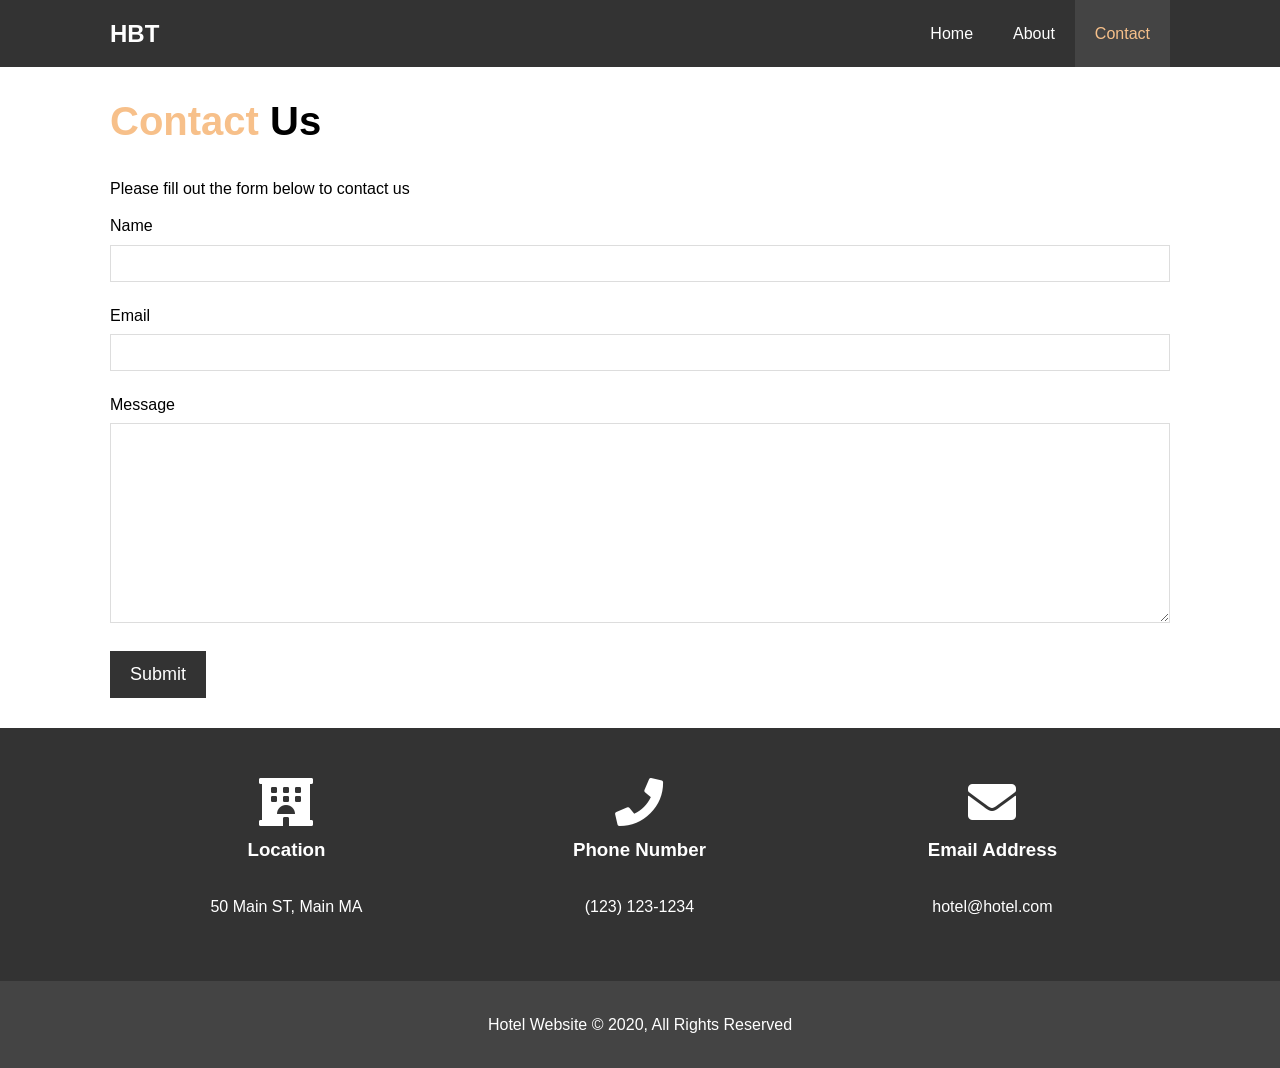
<file: Hotel Website/contact.html>
<!DOCTYPE html>
<html lang="en">
  <head>
    <meta charset="UTF-8" />
    <meta name="viewport" content="width=device-width, initial-scale=1.0" />
    <meta name="discription" content="This is Demo Website Design for Hotel" />
    <meta
      name="keyword"
      content="Hotel Website, Web Development, Web Design, Frontend Web Application"
    />
    <meta name="robots" content="NOINDEX, NOFOLLOW" />
    <link
      rel="stylesheet"
      href="https://use.fontawesome.com/releases/v5.13.1/css/all.css"
      integrity="sha384-xxzQGERXS00kBmZW/6qxqJPyxW3UR0BPsL4c8ILaIWXva5kFi7TxkIIaMiKtqV1Q"
      crossorigin="anonymous"
    />
    <link rel="stylesheet" href="./css/style.css" />
    <link
      rel="stylesheet"
      media="screen and (max-width: 768px)"
      href="./css/mobile.css"
    />
    <title>Welcome to Hotel Website</title>
  </head>
  <body>
    <header>
      <nav id="navbar">
        <div class="container">
          <h1 class="logo"><a href="index.html">HBT</a></h1>
          <ul>
            <li><a href="index.html">Home</a></li>
            <li><a href="about.html">About</a></li>
            <li><a class="current" href="contact.html">Contact</a></li>
          </ul>
        </div>
      </nav>
    </header>

    <section id="contact-form" class="py-3">
      <div class="container">
        <h1 class="l-heading"><span class="text-primary">Contact</span> Us</h1>
        <p>Please fill out the form below to contact us</p>
        <form action="#">
          <div class="form-group">
            <label for="name">Name</label>
            <input type="text" name="name" id="name" />
          </div>
          <div class="form-group">
            <label for="email">Email</label>
            <input type="email" name="email" id="email" />
          </div>
          <div class="form-group">
            <label for="message">Message</label>
            <textarea type="text" name="message" id="message"></textarea>
          </div>
          <button type="submit" class="btn">Submit</button>
        </form>
      </div>
    </section>

    <section id="contact-info" class="bg-dark">
      <div class="container">
        <div class="box">
          <i class="fas fa-hotel fa-3x"></i>
          <h3>Location</h3>
          <p>50 Main ST, Main MA</p>
        </div>
        <div class="box">
          <i class="fas fa-phone fa-3x"></i>
          <h3>Phone Number</h3>
          <p>(123) 123-1234</p>
        </div>
        <div class="box">
          <i class="fas fa-envelope fa-3x"></i>
          <h3>Email Address</h3>
          <p>
            hotel@hotel.com
          </p>
        </div>
      </div>
    </section>
    <footer id="main-footer">
      <p>Hotel Website &copy; 2020, All Rights Reserved</p>
    </footer>
  </body>
</html>
</file>
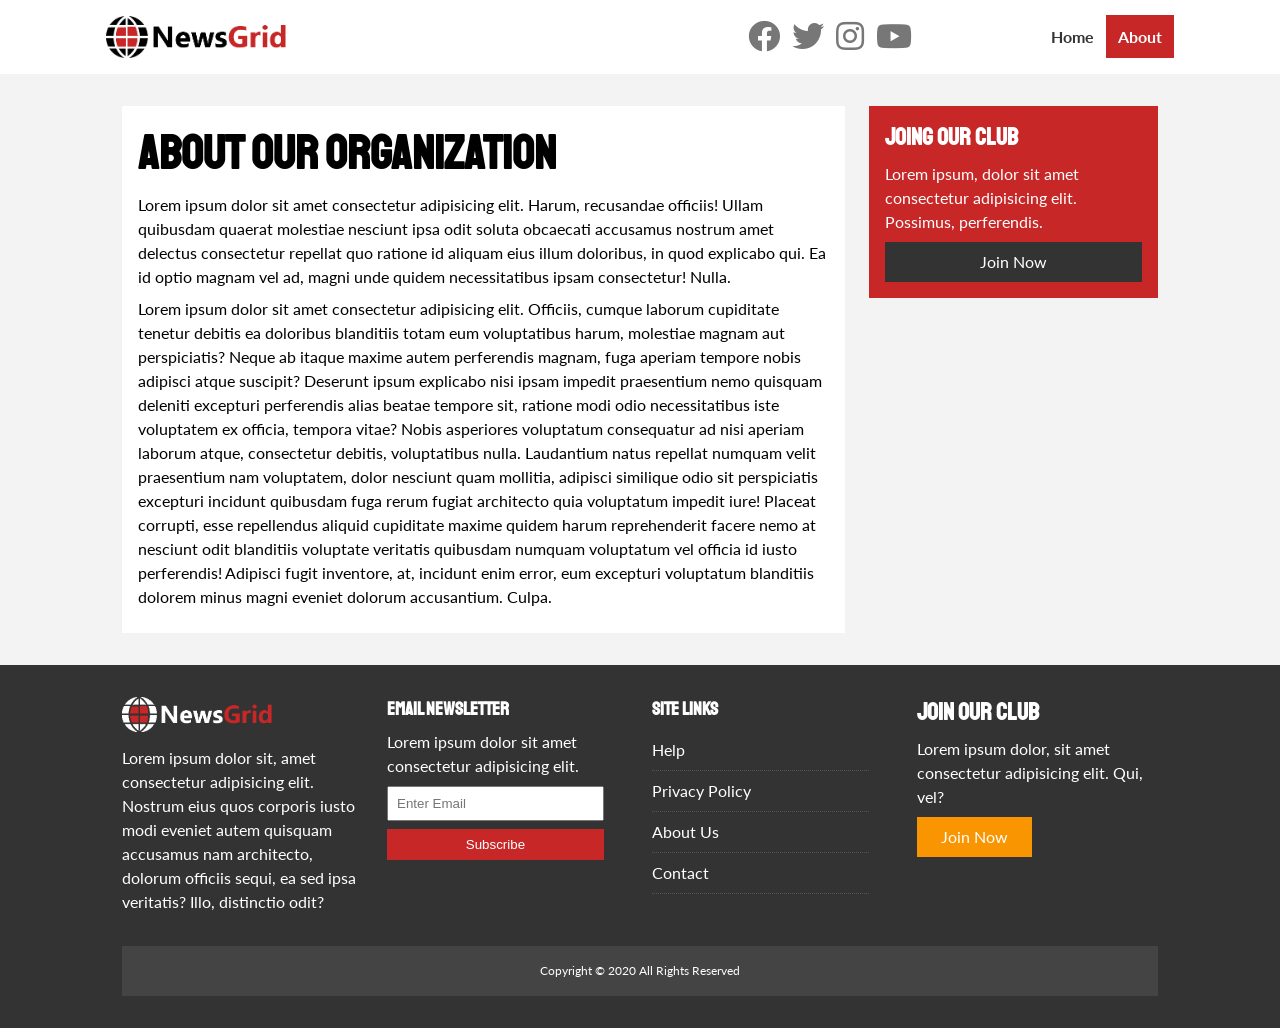
<file: NewsGrid/about.html>
<!DOCTYPE html>
<html lang="en">
  <head>
    <meta charset="UTF-8" />
    <meta name="viewport" content="width=device-width, initial-scale=1.0" />
    <meta name="discription" content="This is NewsGrid Website" />
    <meta name="keyword" content="NewsGrid, HTML, CSS" />
    <meta name="robot" content="NOINDEX, NOFOLLOW" />
    <link
      rel="stylesheet"
      href="https://use.fontawesome.com/releases/v5.14.0/css/all.css"
      integrity="sha384-HzLeBuhoNPvSl5KYnjx0BT+WB0QEEqLprO+NBkkk5gbc67FTaL7XIGa2w1L0Xbgc"
      crossorigin="anonymous"
    />
    <link
      href="https://fonts.googleapis.com/css2?family=Lato:wght@700;900&family=Staatliches&display=swap"
      rel="stylesheet"
    />
    <link rel="stylesheet" href="css/style.css" />
    <link
      rel="stylesheet"
      media="screen and (max-width:768px)"
      href="css/mobile.css"
    />
    <link rel="shortcut icon" type="image/x-icon" href="favicon.ico" />
    <title>About</title>
  </head>
  <body>
    <nav id="main-nav">
      <div class="container">
        <img src="img/logo.png" alt="NewsGrid" class="logo" />
        <div class="social">
          <a href="https://facebook.com" target="_blank"
            ><i class="fab fa-facebook fa-2x"></i
          ></a>
          <a href="https://twitter.com" target="_blank"
            ><i class="fab fa-twitter fa-2x"></i
          ></a>
          <a href="https://instagram.com" target="_blank"
            ><i class="fab fa-instagram fa-2x"></i
          ></a>
          <a href="https://youtube.com" target="_blank"
            ><i class="fab fa-youtube fa-2x"></i
          ></a>
        </div>
        <ul>
          <li><a href="index.html">Home</a></li>
          <li><a href="about.html" class="current">About</a></li>
        </ul>
      </div>
    </nav>
    <section id="about">
      <div class="container">
        <div class="page-container">
          <article class="card">
            <h1 class="l-heading">About Our Organization</h1>
            <p>
              Lorem ipsum dolor sit amet consectetur adipisicing elit. Harum,
              recusandae officiis! Ullam quibusdam quaerat molestiae nesciunt
              ipsa odit soluta obcaecati accusamus nostrum amet delectus
              consectetur repellat quo ratione id aliquam eius illum doloribus,
              in quod explicabo qui. Ea id optio magnam vel ad, magni unde
              quidem necessitatibus ipsam consectetur! Nulla.
            </p>
            <p>
              Lorem ipsum dolor sit amet consectetur adipisicing elit. Officiis,
              cumque laborum cupiditate tenetur debitis ea doloribus blanditiis
              totam eum voluptatibus harum, molestiae magnam aut perspiciatis?
              Neque ab itaque maxime autem perferendis magnam, fuga aperiam
              tempore nobis adipisci atque suscipit? Deserunt ipsum explicabo
              nisi ipsam impedit praesentium nemo quisquam deleniti excepturi
              perferendis alias beatae tempore sit, ratione modi odio
              necessitatibus iste voluptatem ex officia, tempora vitae? Nobis
              asperiores voluptatum consequatur ad nisi aperiam laborum atque,
              consectetur debitis, voluptatibus nulla. Laudantium natus repellat
              numquam velit praesentium nam voluptatem, dolor nesciunt quam
              mollitia, adipisci similique odio sit perspiciatis excepturi
              incidunt quibusdam fuga rerum fugiat architecto quia voluptatum
              impedit iure! Placeat corrupti, esse repellendus aliquid
              cupiditate maxime quidem harum reprehenderit facere nemo at
              nesciunt odit blanditiis voluptate veritatis quibusdam numquam
              voluptatum vel officia id iusto perferendis! Adipisci fugit
              inventore, at, incidunt enim error, eum excepturi voluptatum
              blanditiis dolorem minus magni eveniet dolorum accusantium. Culpa.
            </p>
          </article>
          <aside class="card bg-primary">
            <h2>Joing Our Club</h2>
            <p>
              Lorem ipsum, dolor sit amet consectetur adipisicing elit.
              Possimus, perferendis.
            </p>
            <a href="" class="btn btn-dark btn-block">Join Now</a>
          </aside>
        </div>
      </div>
    </section>
    <!-- Footer -->
    <footer id="main-footer" class="py-2">
      <div class="container footer-container">
        <div>
          <img src="img/logo_light.png" alt="NewsGrid" />
          <p>
            Lorem ipsum dolor sit, amet consectetur adipisicing elit. Nostrum
            eius quos corporis iusto modi eveniet autem quisquam accusamus nam
            architecto, dolorum officiis sequi, ea sed ipsa veritatis? Illo,
            distinctio odit?
          </p>
        </div>
        <div>
          <h3>Email Newsletter</h3>
          <p>Lorem ipsum dolor sit amet consectetur adipisicing elit.</p>
          <form action="">
            <input type="email" placeholder="Enter Email" />
            <input type="submit" value="Subscribe" class="btn btn-primary" />
          </form>
        </div>
        <div>
          <h3>Site Links</h3>
          <ul class="list">
            <li><a href="#">Help</a></li>
            <li><a href="#">Privacy Policy</a></li>
            <li><a href="#">About Us</a></li>
            <li><a href="#">Contact</a></li>
          </ul>
        </div>
        <div>
          <h2>Join Our club</h2>
          <p>
            Lorem ipsum dolor, sit amet consectetur adipisicing elit. Qui, vel?
          </p>
          <a href="#" class="btn btn-secondary">Join Now</a>
        </div>
        <div>
          <p>Copyright &copy; 2020 All Rights Reserved</p>
        </div>
      </div>
    </footer>
  </body>
</html>
</file>
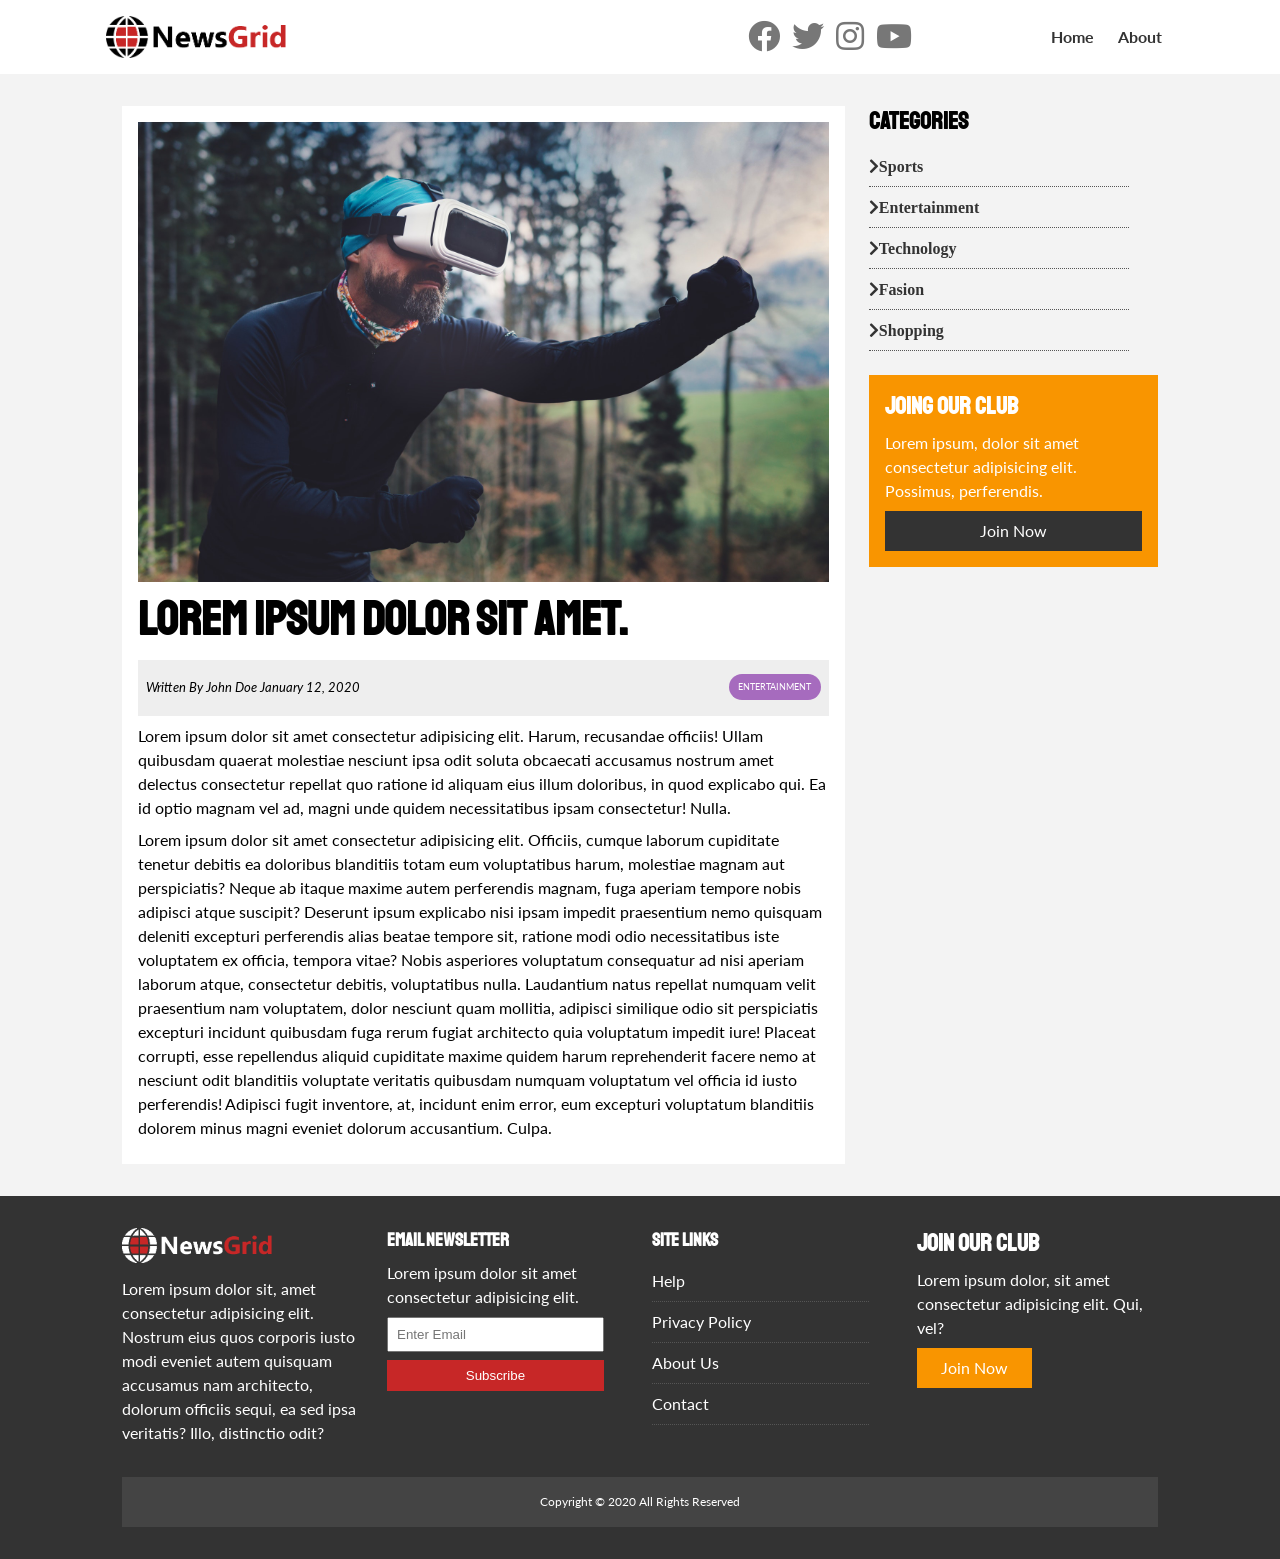
<file: NewsGrid/article.html>
<!DOCTYPE html>
<html lang="en">
  <head>
    <meta charset="UTF-8" />
    <meta name="viewport" content="width=device-width, initial-scale=1.0" />
    <meta name="discription" content="This is NewsGrid Website" />
    <meta name="keyword" content="NewsGrid, HTML, CSS" />
    <meta name="robot" content="NOINDEX, NOFOLLOW" />
    <link
      rel="stylesheet"
      href="https://use.fontawesome.com/releases/v5.14.0/css/all.css"
      integrity="sha384-HzLeBuhoNPvSl5KYnjx0BT+WB0QEEqLprO+NBkkk5gbc67FTaL7XIGa2w1L0Xbgc"
      crossorigin="anonymous"
    />
    <link
      href="https://fonts.googleapis.com/css2?family=Lato:wght@700;900&family=Staatliches&display=swap"
      rel="stylesheet"
    />
    <link rel="stylesheet" href="css/style.css" />
    <link
      rel="stylesheet"
      media="screen and (max-width:768px)"
      href="css/mobile.css"
    />
    <link rel="shortcut icon" type="image/x-icon" href="favicon.ico" />
    <title>Latest News</title>
  </head>
  <body>
    <nav id="main-nav">
      <div class="container">
        <img src="img/logo.png" alt="NewsGrid" class="logo" />
        <div class="social">
          <a href="https://facebook.com" target="_blank"
            ><i class="fab fa-facebook fa-2x"></i
          ></a>
          <a href="https://twitter.com" target="_blank"
            ><i class="fab fa-twitter fa-2x"></i
          ></a>
          <a href="https://instagram.com" target="_blank"
            ><i class="fab fa-instagram fa-2x"></i
          ></a>
          <a href="https://youtube.com" target="_blank"
            ><i class="fab fa-youtube fa-2x"></i
          ></a>
        </div>
        <ul>
          <li><a href="index.html">Home</a></li>
          <li><a href="about.html">About</a></li>
        </ul>
      </div>
    </nav>
    <section id="article">
      <div class="container">
        <div class="page-container">
          <article class="card">
            <img src="img/articles/ent1.jpg" alt="" />
            <h1 class="l-heading">Lorem ipsum dolor sit amet.</h1>
            <div class="meta">
              <small>
                <i class="fas-fa-user">
                  Written By John Doe January 12, 2020
                </i>
              </small>
              <div class="category category-ent">Entertainment</div>
            </div>
            <p>
              Lorem ipsum dolor sit amet consectetur adipisicing elit. Harum,
              recusandae officiis! Ullam quibusdam quaerat molestiae nesciunt
              ipsa odit soluta obcaecati accusamus nostrum amet delectus
              consectetur repellat quo ratione id aliquam eius illum doloribus,
              in quod explicabo qui. Ea id optio magnam vel ad, magni unde
              quidem necessitatibus ipsam consectetur! Nulla.
            </p>
            <p>
              Lorem ipsum dolor sit amet consectetur adipisicing elit. Officiis,
              cumque laborum cupiditate tenetur debitis ea doloribus blanditiis
              totam eum voluptatibus harum, molestiae magnam aut perspiciatis?
              Neque ab itaque maxime autem perferendis magnam, fuga aperiam
              tempore nobis adipisci atque suscipit? Deserunt ipsum explicabo
              nisi ipsam impedit praesentium nemo quisquam deleniti excepturi
              perferendis alias beatae tempore sit, ratione modi odio
              necessitatibus iste voluptatem ex officia, tempora vitae? Nobis
              asperiores voluptatum consequatur ad nisi aperiam laborum atque,
              consectetur debitis, voluptatibus nulla. Laudantium natus repellat
              numquam velit praesentium nam voluptatem, dolor nesciunt quam
              mollitia, adipisci similique odio sit perspiciatis excepturi
              incidunt quibusdam fuga rerum fugiat architecto quia voluptatum
              impedit iure! Placeat corrupti, esse repellendus aliquid
              cupiditate maxime quidem harum reprehenderit facere nemo at
              nesciunt odit blanditiis voluptate veritatis quibusdam numquam
              voluptatum vel officia id iusto perferendis! Adipisci fugit
              inventore, at, incidunt enim error, eum excepturi voluptatum
              blanditiis dolorem minus magni eveniet dolorum accusantium. Culpa.
            </p>
          </article>
          <aside id="catagories" class="clard">
            <h2>Categories</h2>
            <ul class="list">
              <li>
                <a href="#"><i class="fas fa-chevron-right">Sports</i></a>
              </li>
              <li>
                <a href="#"
                  ><i class="fas fa-chevron-right">Entertainment</i></a
                >
              </li>
              <li>
                <a href="#"><i class="fas fa-chevron-right">Technology</i></a>
              </li>
              <li>
                <a href="#"><i class="fas fa-chevron-right">Fasion</i></a>
              </li>
              <li>
                <a href="#"><i class="fas fa-chevron-right">Shopping</i></a>
              </li>
            </ul>
          </aside>
          <aside class="card bg-secondary">
            <h2>Joing Our Club</h2>
            <p>
              Lorem ipsum, dolor sit amet consectetur adipisicing elit.
              Possimus, perferendis.
            </p>
            <a href="" class="btn btn-dark btn-block">Join Now</a>
          </aside>
        </div>
      </div>
    </section>
    <!-- Footer -->
    <footer id="main-footer" class="py-2">
      <div class="container footer-container">
        <div>
          <img src="img/logo_light.png" alt="NewsGrid" />
          <p>
            Lorem ipsum dolor sit, amet consectetur adipisicing elit. Nostrum
            eius quos corporis iusto modi eveniet autem quisquam accusamus nam
            architecto, dolorum officiis sequi, ea sed ipsa veritatis? Illo,
            distinctio odit?
          </p>
        </div>
        <div>
          <h3>Email Newsletter</h3>
          <p>Lorem ipsum dolor sit amet consectetur adipisicing elit.</p>
          <form action="">
            <input type="email" placeholder="Enter Email" />
            <input type="submit" value="Subscribe" class="btn btn-primary" />
          </form>
        </div>
        <div>
          <h3>Site Links</h3>
          <ul class="list">
            <li><a href="#">Help</a></li>
            <li><a href="#">Privacy Policy</a></li>
            <li><a href="#">About Us</a></li>
            <li><a href="#">Contact</a></li>
          </ul>
        </div>
        <div>
          <h2>Join Our club</h2>
          <p>
            Lorem ipsum dolor, sit amet consectetur adipisicing elit. Qui, vel?
          </p>
          <a href="#" class="btn btn-secondary">Join Now</a>
        </div>
        <div>
          <p>Copyright &copy; 2020 All Rights Reserved</p>
        </div>
      </div>
    </footer>
  </body>
</html>
</file>
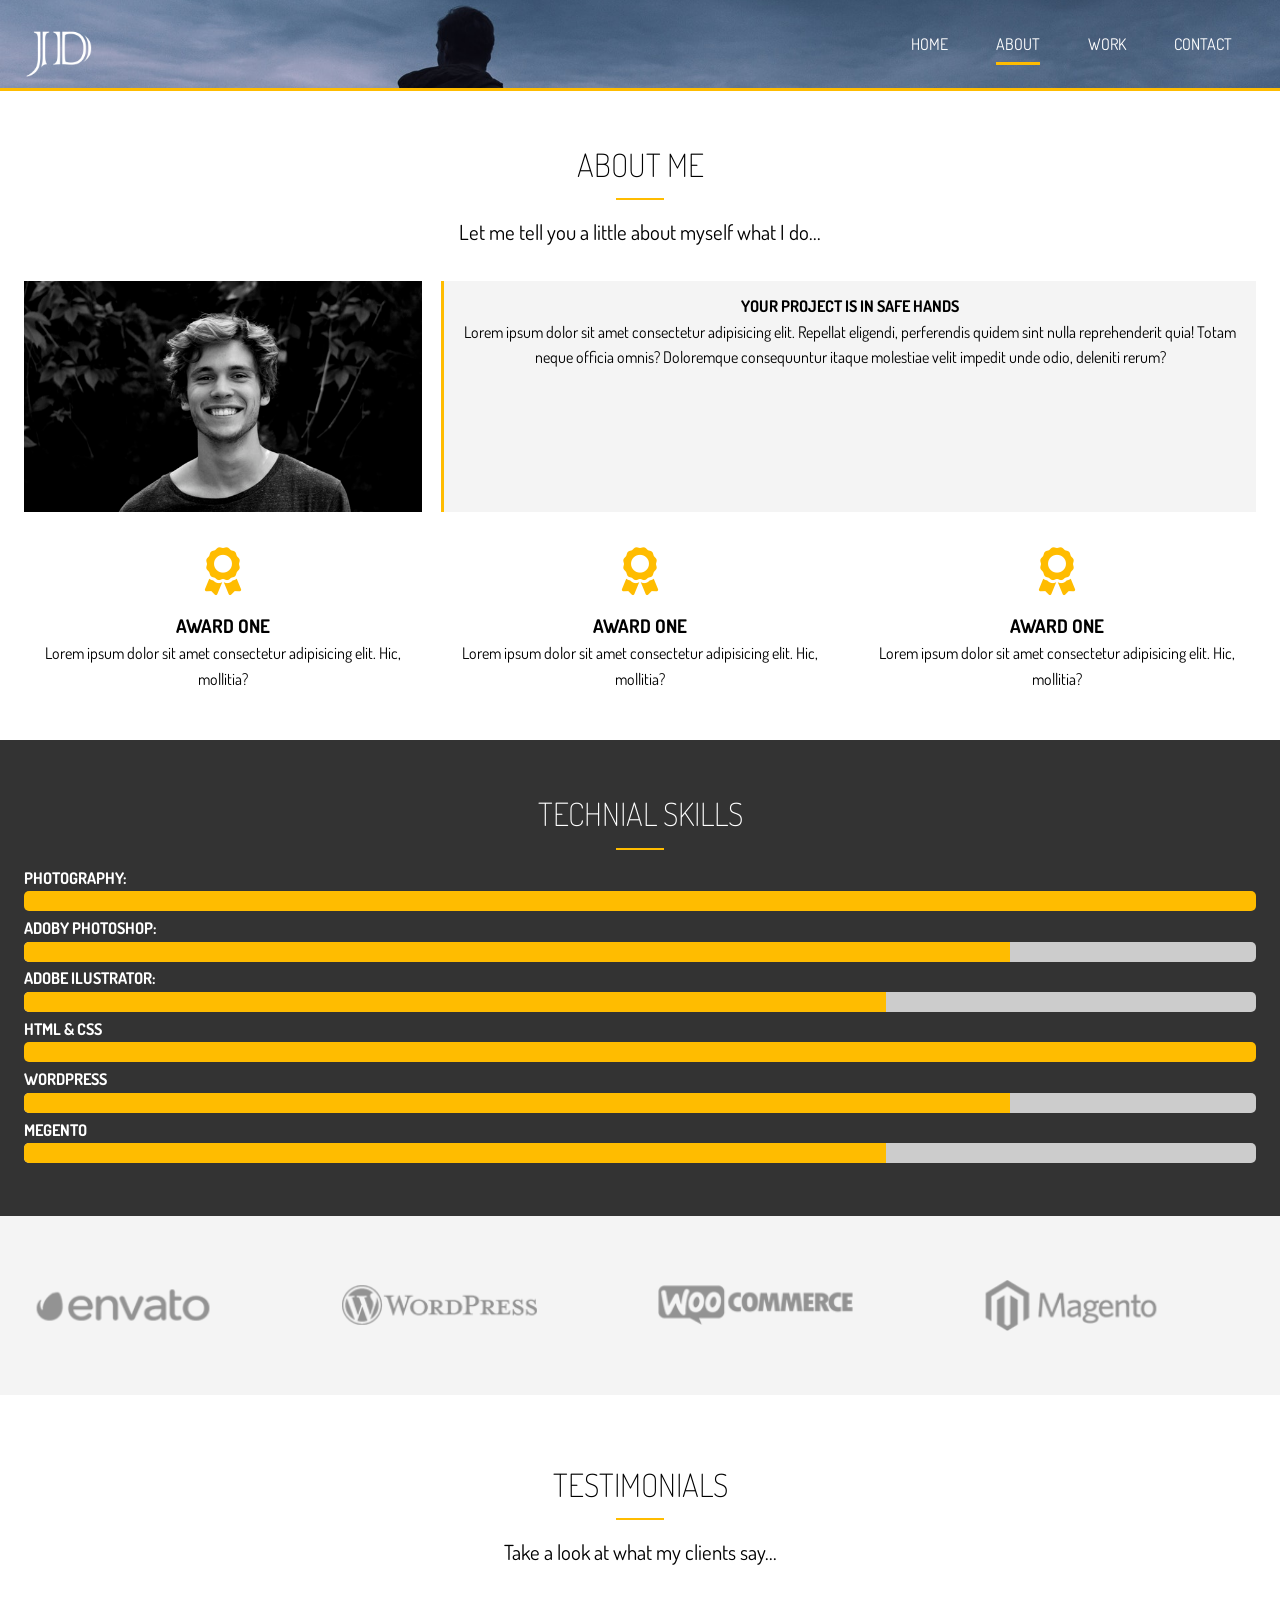
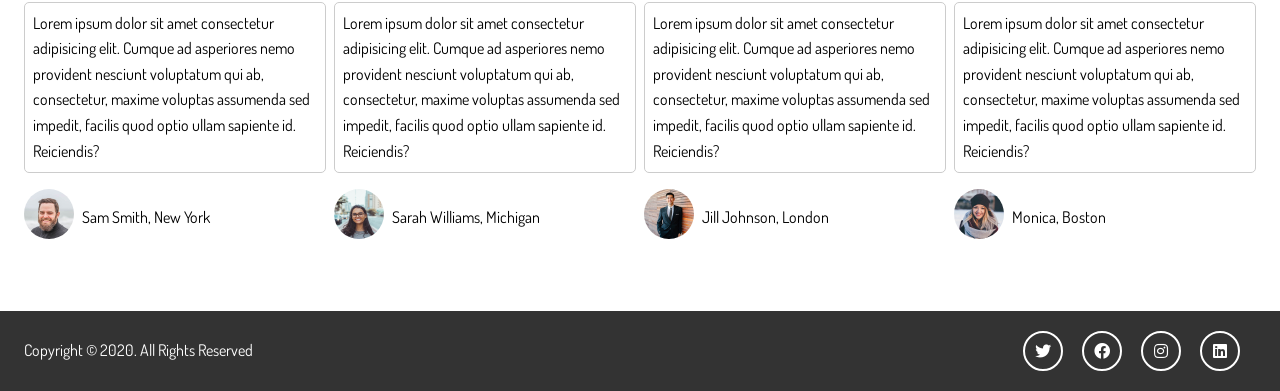
<file: Portfolio/about.html>
<!DOCTYPE html>
<html lang="en">
  <head>
    <meta charset="UTF-8" />
    <meta name="viewport" content="width=device-width, initial-scale=1.0" />
    <meta name="discription" content="This is Portfolio Website" />
    <meta name="keyword" content="Portfolio, Website, HTML && CSS" />
    <meta name="robot" content="NOINDEX, NOFOLLOW" />
    <title>About ME</title>
    <link
      rel="stylesheet"
      href="https://use.fontawesome.com/releases/v5.14.0/css/all.css"
      integrity="sha384-HzLeBuhoNPvSl5KYnjx0BT+WB0QEEqLprO+NBkkk5gbc67FTaL7XIGa2w1L0Xbgc"
      crossorigin="anonymous"
    />
    <link
      href="https://fonts.googleapis.com/css2?family=Dosis:wght@523&display=swap"
      rel="stylesheet"
    />
    <link rel="stylesheet" href="css/main.css" />
  </head>
  <body>
    <!-- Header -->
    <header id="header-inner">
      <div class="container">
        <nav id="main-nav">
          <img src="img/logo.png" alt="My Portfolio" id="logo" />
          <ul>
            <li><a href="index.html">Home</a></li>
            <li><a href="about.html" class="current">About</a></li>
            <li><a href="work.html">Work</a></li>
            <li><a href="contact.html">Contact</a></li>
          </ul>
        </nav>
      </div>
    </header>
    <!-- Section A:  Information-->
    <section id="about-a" class="text-center py-3">
      <div class="container">
        <h2 class="section-title">About Me</h2>
        <div class="bottom-line"></div>
        <p class="lead">Let me tell you a little about myself what I do...</p>
        <div class="about-info">
          <img src="img/about.jpg" alt="" class="bio-image" />
          <div class="bio bg-light">
            <h4>Your Project Is In Safe Hands</h4>
            <p>
              Lorem ipsum dolor sit amet consectetur adipisicing elit. Repellat
              eligendi, perferendis quidem sint nulla reprehenderit quia! Totam
              neque officia omnis? Doloremque consequuntur itaque molestiae
              velit impedit unde odio, deleniti rerum?
            </p>
          </div>
          <div class="award-1">
            <i class="fas fa-award fa-3x"></i>
            <h3>Award One</h3>
            <p>
              Lorem ipsum dolor sit amet consectetur adipisicing elit. Hic,
              mollitia?
            </p>
          </div>
          <div class="award-2">
            <i class="fas fa-award fa-3x"></i>
            <h3>Award One</h3>
            <p>
              Lorem ipsum dolor sit amet consectetur adipisicing elit. Hic,
              mollitia?
            </p>
          </div>
          <div class="award-3">
            <i class="fas fa-award fa-3x"></i>
            <h3>Award One</h3>
            <p>
              Lorem ipsum dolor sit amet consectetur adipisicing elit. Hic,
              mollitia?
            </p>
          </div>
        </div>
      </div>
    </section>
    <!-- Section B: Progress Bars -->
    <section id="about-b" class="bg-dark py-3">
      <div class="container">
        <h2 class="section-title">Technial Skills</h2>
        <div class="bottom-line"></div>
        <h4>Photography:</h4>
        <div class="progress">
          <div style="width: 100%;"></div>
        </div>
        <h4>Adoby Photoshop:</h4>
        <div class="progress">
          <div style="width: 80%;"></div>
        </div>
        <h4>Adobe Ilustrator:</h4>
        <div class="progress">
          <div style="width: 70%;"></div>
        </div>
        <h4>HTML & CSS</h4>
        <div class="progress">
          <div style="width: 100%;"></div>
        </div>
        <h4>Wordpress</h4>
        <div class="progress">
          <div style="width: 80%;"></div>
        </div>
        <h4>Megento</h4>
        <div class="progress">
          <div style="width: 70%;"></div>
        </div>
      </div>
    </section>
    <!-- Section C: Logos -->
    <section id="about-c" class="py-4 bg-light">
      <div class="container">
        <div class="about-logos">
          <img src="img/about-logos/logo-envato.png" alt="" />
          <img src="img/about-logos/logo-wordpress.png" alt="" />
          <img src="img/about-logos/logo-woocommerce.png" alt="" />
          <img src="img/about-logos/logo-magento.png" alt="" />
        </div>
      </div>
    </section>
    <!-- Section D: Testimonials -->
    <section id="about-d" class="py-4">
      <div class="container">
        <h2 class="section-title">Testimonials</h2>
        <div class="bottom-line"></div>
        <p class="lead text-center">
          Take a look at what my clients say...
        </p>
        <div class="testimonials">
          <div>
            <p>
              Lorem ipsum dolor sit amet consectetur adipisicing elit. Cumque ad
              asperiores nemo provident nesciunt voluptatum qui ab, consectetur,
              maxime voluptas assumenda sed impedit, facilis quod optio ullam
              sapiente id. Reiciendis?
            </p>
            <ul>
              <li><img src="img/testimonials/person1.jpg" alt="" /></li>
              <li>Sam Smith, New York</li>
            </ul>
          </div>
          <div>
            <p>
              Lorem ipsum dolor sit amet consectetur adipisicing elit. Cumque ad
              asperiores nemo provident nesciunt voluptatum qui ab, consectetur,
              maxime voluptas assumenda sed impedit, facilis quod optio ullam
              sapiente id. Reiciendis?
            </p>
            <ul>
              <li><img src="img/testimonials/person2.jpg" alt="" /></li>
              <li>Sarah Williams, Michigan</li>
            </ul>
          </div>
          <div>
            <p>
              Lorem ipsum dolor sit amet consectetur adipisicing elit. Cumque ad
              asperiores nemo provident nesciunt voluptatum qui ab, consectetur,
              maxime voluptas assumenda sed impedit, facilis quod optio ullam
              sapiente id. Reiciendis?
            </p>
            <ul>
              <li><img src="img/testimonials/person3.jpg" alt="" /></li>
              <li>Jill Johnson, London</li>
            </ul>
          </div>
          <div>
            <p>
              Lorem ipsum dolor sit amet consectetur adipisicing elit. Cumque ad
              asperiores nemo provident nesciunt voluptatum qui ab, consectetur,
              maxime voluptas assumenda sed impedit, facilis quod optio ullam
              sapiente id. Reiciendis?
            </p>
            <ul>
              <li><img src="img/testimonials/person4.jpg" alt="" /></li>
              <li>Monica, Boston</li>
            </ul>
          </div>
        </div>
      </div>
    </section>
    <!-- Footer -->
    <footer id="main-footer">
      <div class="footer-content container">
        <p>Copyright &copy; 2020. All Rights Reserved</p>
        <div class="social">
          <i class="fab fa-twitter"></i>
          <i class="fab fa-facebook"></i>
          <i class="fab fa-instagram"></i>
          <i class="fab fa-linkedin"></i>
        </div>
      </div>
    </footer>
  </body>
</html>
</file>
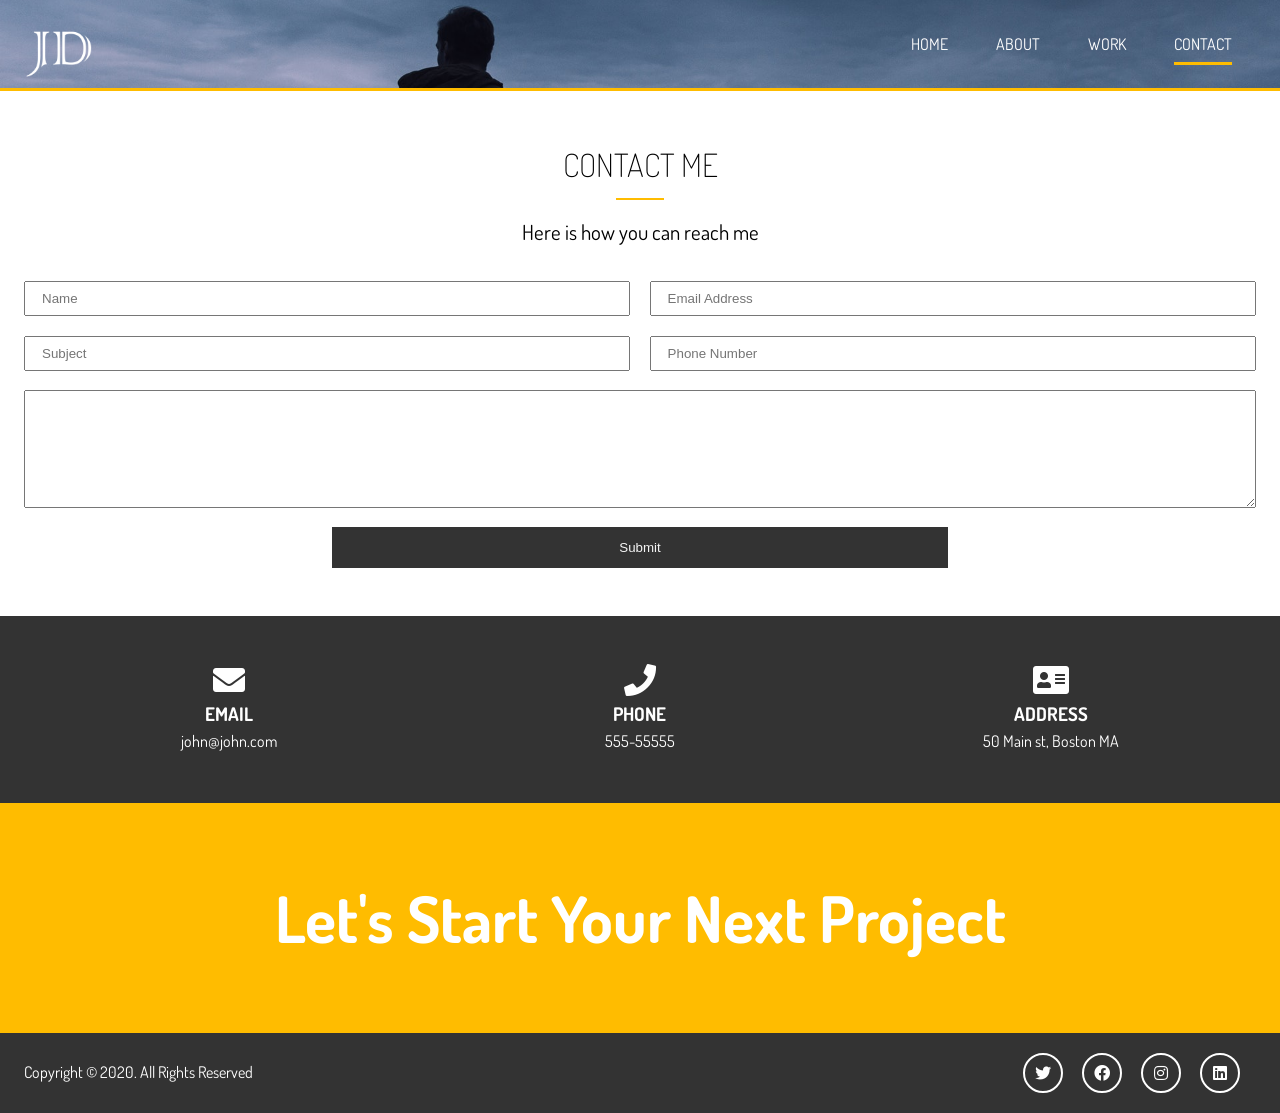
<file: Portfolio/contact.html>
<!DOCTYPE html>
<html lang="en">
  <head>
    <meta charset="UTF-8" />
    <meta name="viewport" content="width=device-width, initial-scale=1.0" />
    <meta name="discription" content="This is Portfolio Website" />
    <meta name="keyword" content="Portfolio, Website, HTML && CSS" />
    <meta name="robot" content="NOINDEX, NOFOLLOW" />
    <title>Contact ME</title>
    <link
      rel="stylesheet"
      href="https://use.fontawesome.com/releases/v5.14.0/css/all.css"
      integrity="sha384-HzLeBuhoNPvSl5KYnjx0BT+WB0QEEqLprO+NBkkk5gbc67FTaL7XIGa2w1L0Xbgc"
      crossorigin="anonymous"
    />
    <link
      href="https://fonts.googleapis.com/css2?family=Dosis:wght@523&display=swap"
      rel="stylesheet"
    />
    <link rel="stylesheet" href="css/main.css" />
  </head>
  <body>
    <!-- Header -->
    <header id="header-inner">
      <div class="container">
        <nav id="main-nav">
          <img src="img/logo.png" alt="My Portfolio" id="logo" />
          <ul>
            <li><a href="index.html">Home</a></li>
            <li><a href="about.html">About</a></li>
            <li><a href="work.html">Work</a></li>
            <li><a href="contact.html" class="current">Contact</a></li>
          </ul>
        </nav>
      </div>
    </header>
    <!-- Section A: Contact Form -->
    <section id="contact-a" class="text-center py-3">
      <div class="container">
        <h2 class="section-title">Contact Me</h2>
        <div class="bottom-line"></div>
        <p class="lead">Here is how you can reach me</p>
        <form>
          <div class="text-fields">
            <input
              type="text"
              class="text-input name-input"
              placeholder="Name"
            />
            <input
              type="text"
              class="text-input subject-input"
              placeholder="Subject"
            />
            <input
              type="email"
              class="text-input email-input"
              placeholder="Email Address"
            />
            <input
              type="text"
              class="text-input phone-input"
              placeholder="Phone Number"
            />
            <textarea
              class="text-input message-input"
              placeholder="Enter Your Message"
            >
            </textarea>
          </div>
          <button type="submit" class="btn-dark">Submit</button>
        </form>
      </div>
    </section>
    <!-- Section B: Contact Information -->
    <section id="contact-b" class="py-3 bg-dark">
      <div class="container">
        <div class="contact-info">
          <div>
            <i class="fas fa-envelope fa-2x"></i>
            <h3>Email</h3>
            <p>john@john.com</p>
          </div>
          <div>
            <i class="fas fa-phone fa-2x"></i>
            <h3>Phone</h3>
            <p>555-55555</p>
          </div>
          <div>
            <i class="fas fa-address-card fa-2x"></i>
            <h3>Address</h3>
            <p>50 Main st, Boston MA</p>
          </div>
        </div>
      </div>
    </section>
    <!-- Ssection C: Tagline -->
    <section id="contact-c" class="bg-main py-4">
      <h1>Let's Start Your Next Project</h1>
    </section>
    <!-- Footer -->
    <footer id="main-footer">
      <div class="footer-content container">
        <p>Copyright &copy; 2020. All Rights Reserved</p>
        <div class="social">
          <i class="fab fa-twitter"></i>
          <i class="fab fa-facebook"></i>
          <i class="fab fa-instagram"></i>
          <i class="fab fa-linkedin"></i>
        </div>
      </div>
    </footer>
  </body>
</html>
</file>
<file: Hotel Website/css/style.css>
/* Reseting CSS */
* {
  margin: 0;
  padding: 0;
  box-sizing: border-box;
}

/* Main CSS */
html,
body {
  font-family: "Segoe UI", Tahoma, Geneva, Verdana, sans-serif;
  line-height: 1.7em;
}

a {
  color: #333333;
  text-decoration: none;
}

h1,
h2,
h3 {
  padding-bottom: 20px;
}

p {
  margin: 10px 0;
}

/* Utility CSS */
.container {
  margin: auto;
  max-width: 1100px;
  overflow: auto;
  padding: 0 20px;
}

.text-primary {
  color: #f7c08a;
}

.lead {
  font-size: 20px;
}

.btn {
  display: inline-block;
  font-size: 18px;
  color: #ffffff;
  background: #333333;
  padding: 13px 20px;
  border: none;
  cursor: pointer;
}

.btn:hover {
  background: #f7c08a;
  color: #333333;
}

.btn-light {
  background: #f4f4f4;
  color: #333333;
}

.bg-dark {
  background: #333333;
  color: #ffffff;
}

.bg-light {
  background: #f4f4f4;
  color: #333333;
}

.bg-primary {
  color: #333333;
  background: #f7c08a;
}

.clr {
  clear: both;
}

.l-heading {
  font-size: 40px;
  line-height: 1.2;
}

/* Padding CSS */
.py-1 {
  padding: 10px 0;
}
.py-2 {
  padding: 20px 0;
}
.py-3 {
  padding: 30px 0;
}

/* Navbar CSS */
#navbar {
  background-color: #333333;
  color: white;
  overflow: auto;
}

#navbar a {
  color: #ffffff;
}

#navbar .logo {
  float: left;
  padding-top: 20px;
}

#navbar ul {
  list-style: none;
  float: right;
}

#navbar ul li {
  float: left;
}

#navbar ul li a {
  display: block;
  padding: 20px;
  text-align: center;
}

#navbar ul li a:hover,
#navbar ul li a.current {
  background-color: #444444;
  color: #f7c08a;
}

/* Showcase CSS */
#showcase {
  background: url("../img/showcase.jpg") no-repeat center center/cover;
  height: 600px;
}

#showcase .showcase-content {
  color: #ffffff;
  text-align: center;
  padding-top: 170px;
}

#showcase .showcase-content h1 {
  font-size: 60px;
  line-height: 1.2em;
}

#showcase .showcase-content p {
  padding-bottom: 30px;
  line-height: 1.7em;
}

/* Home Info CSS */
#home-info {
  height: 450px;
}

#home-info .info-img {
  float: left;
  width: 50%;
  background: url("../img/photo-1.jpg") no-repeat;
  min-height: 100%;
}

#home-info .info-content {
  float: right;
  width: 50%;
  height: 100%;
  text-align: center;
  padding: 50px 30px;
  overflow: hidden;
}

#home-info .info-content p {
  padding-bottom: 30px;
}

/* Features */
.box {
  float: left;
  width: 33.3%;
  padding: 50px;
  text-align: center;
}

.box i {
  margin-bottom: 10px;
}

/* About Info CSS */
#about-info .info-right {
  float: right;
  width: 50%;
  min-height: 100%;
}

#about-info .info-right img {
  display: block;
  margin: auto;
  width: 70%;
  border-radius: 50%;
}

#about-info .info-left {
  float: left;
  width: 50%;
  min-height: 100%;
}

/* Testimonials CSS */
#testimonials {
  height: 100%;
  background: url("../img/test-bg.jpg") no-repeat;
  padding-top: 100px;
}

#testimonials h2 {
  color: #ffffff;
  text-align: center;
  padding-bottom: 40px;
}

#testimonials .testimonials {
  padding: 20px;
  margin-bottom: 40px;
  opacity: 0.9;
}

#testimonials .testimonials img {
  width: 100px;
  float: left;
  margin-right: 20px;
  border-radius: 50%;
}

/* Contact Form CSS */
#contact-form .form-group {
  margin-bottom: 20px;
}

#contact-form label {
  display: block;
  margin-bottom: 5px;
}

#contact-form input,
#contact-form textarea {
  width: 100%;
  padding: 10px;
  border: 1px #dddddd solid;
}

#contact-form textarea {
  height: 200px;
}

#contact-form input:focus,
#contact-form textarea:focus {
  outline: none;
  border-color: #f7c08a;
}

/* Footer CSS */
#main-footer {
  text-align: center;
  background: #444444;
  color: #ffffff;
  padding: 20px;
}
</file>
<file: Hotel Website/css/mobile.css>
#navbar .logo {
  float: none;
  text-align: center;
}

#navbar ul,
#navbar ul li {
  float: none;
}

#navbar ul li a {
  padding: 5px;
  border-bottom: #444444 dotted 1px;
}

/* Showcase */
#showcase {
  height: 100%;
}

#showcase .showcase-content {
  padding-top: 70px;
  padding-bottom: 30px;
}

/* Hone Info  */
#home-info {
  height: 550px;
}

#home-info .info-img {
  display: none;
}

#home-info .info-content {
  float: none;
  width: 100%;
}

/* Boxes' Styling for 768px */
.box {
  float: none;
  width: 100%;
}

/* About Info */
#about-info .info-right,
#about-info .info-left {
  float: none;
  width: 100%;
}

#about-info .info-right {
  margin-top: 30px;
}

.l-heading {
  text-align: center;
}

/* Contact */
#contact-info .box {
  border-bottom: #444444 dotted 1px;
}
</file>
<file: Knowledge Resume/style.css>
:root {
  --primary-color: #425b84;
  --secondary-color: #5b7bb4;
  --max-width: 1100px;
}

* {
  margin: 0;
  padding: 0;
  box-sizing: border-box;
}

body {
  font: normal 1rem/1.5 "Arial", sans-serif;
  background: var(--primary-color);
  color: #ffffff;
  overflow-x: hidden;
  padding-bottom: 50px;
}

#main-header {
  background: var(--secondary-color);
  padding: 4rem 0;
}

.container {
  max-width: var(--max-width);
  margin: 0 auto;
  text-align: center;
}

h1 {
  font-size: 2.3rem;
}

#timeline ul {
  background: var(--primary-color);
  padding: 50px 0;
}

/* Creating Line */
#timeline ul li {
  list-style: none;
  position: relative;
  width: 6px;
  margin: 0 auto;
  padding-top: 50px;
  background: #ffffff;
}

/* Boxes' Design */
#timeline ul li div {
  position: relative;
  bottom: 0;
  width: 400px;
  padding: 1rem;
  background: var(--secondary-color);
  transition: all 0.5s ease-in-out;
  visibility: hidden;
  opacity: 0;
}

/* Right Side */
#timeline ul li:nth-child(odd) div {
  left: 40px;
  transform: translate(200px, 0);
}

/* Left Side */
#timeline ul li:nth-child(even) div {
  left: -434px;
  transform: translate(-200px, 0);
}

/* Dots */
#timeline ul li:after {
  content: "";
  position: absolute;
  left: 50%;
  bottom: 0;
  width: 25px;
  height: 25px;
  background: inherit;
  transform: translateX(-50%);
  border-radius: 50%;
  transition: background 0.5s ease-in-out;
}

/* Arrows Base */
#timeline div:before {
  content: "";
  position: absolute;
  bottom: 5px;
  width: 0;
  height: 0;
  border-style: solid;
}

/* Right Side Arrows */
#timeline ul li:nth-child(odd) div:before {
  left: -15px;
  border-width: 8px 16px 8px 0;
  border-color: transparent var(--secondary-color) transparent transparent;
}

/* Left Side Arrows */
#timeline ul li:nth-child(even) div:before {
  right: -15px;
  border-width: 8px 0 8px 16px;
  border-color: transparent transparent transparent var(--secondary-color);
}

/* Show Boxes */
#timeline ul li.show div {
  transform: none;
  visibility: visible;
  opacity: 1;
}

#timeline ul li.show:after {
  background: var(--secondary-color);
}

@media (max-width: 900px) {
  #timeline ul li div {
    width: 250px;
  }

  #timeline ul li:nth-child(even) div {
    left: -284px;
  }
}

@media (max-width: 600px) {
  #timeline ul li {
    margin-left: 20px;
  }

  #timeline ul li div {
    width: calc(100vw - 90px);
  }

  #timeline ul li:nth-child(even) div {
    left: 40px;
  }

  #timeline ul li:nth-child(even) div:before {
    left: -15px;
    border-width: 8px 16px 8px 0;
    border-color: transparent var(--secondary-color) transparent transparent;
  }
}
</file>
<file: NewsGrid/css/style.css>
:root {
  --primary-color: #c72727;
  --secondary-color: #f99500;
  --light-color: #f3f3f3;
  --dark-color: #333333;
  --max-width: 1100px;
}

.category {
  --sports-color: #f95000;
  --ent-color: #a66bbe;
  --tech-color: #009cff;
}

* {
  margin: 0;
  padding: 0;
  box-sizing: border-box;
}

body {
  font-family: "Lato", sans-serif;
  line-height: 1.5;
  background: var(--light-color);
}

a {
  color: #333333;
  text-decoration: none;
}

ul {
  list-style: none;
}

p {
  margin: 0.5rem 0;
}

img {
  width: 100%;
}

h1,
h2,
h3,
h4,
h5,
h6 {
  font-family: "Staatliches", cursive;
  margin-bottom: 0.55rem;
  line-height: 1.3;
}

/* Utility */
.container {
  max-width: var(--max-width);
  margin: auto;
  padding: 0 2rem;
  overflow: hidden;
}

.category {
  display: inline-block;
  color: #ffffff;
  font-size: 0.55rem;
  text-transform: uppercase;
  padding: 0.4rem 0.6rem;
  border-radius: 15px;
  margin-bottom: 0.5rem;
}

.category-sport {
  background: var(--sports-color);
}

.category-ent {
  background: var(--ent-color);
}
.category-tech {
  background: var(--tech-color);
}

.btn {
  display: inline-block;
  border: none;
  background: var(--dark-color);
  color: #ffffff;
  padding: 0.5rem 1.5rem;
}

.btn-light {
  background: var(--light-color);
}

.btn-primary {
  background: var(--primary-color);
}

.btn-secondary {
  background: var(--secondary-color);
}

.btn-block {
  display: block;
  width: 100%;
  text-align: center;
}

.btn:hover {
  opacity: 0.9;
}

.card {
  background: #ffffff;
  padding: 1rem;
}

.bg-dark {
  background: var(--dark-color);
  color: #ffffff;
}

.bg-primary {
  background: var(--primary-color);
  color: #ffffff;
}

.bg-secondary {
  background: var(--secondary-color);
  color: #ffffff;
}

.bg-dark h1,
.bg-dark h2,
.bg-dark h3,
.bg-dark a,
.bg-primary h1,
.bg-primary h2,
.bg-primary h3,
.bg-primary a,
.bg-secondary h1,
.bg-secondary h2,
.bg-secondary h3,
.bg-secondary a {
  color: #ffffff;
}

.py-1 {
  padding: 1.5rem 0;
}

.py-2 {
  padding: 2rem 0;
}

.py-3 {
  padding: 3rem 0;
}

.p-1 {
  padding: 1.5rem;
}

.p-2 {
  padding: 2rem;
}

.p-3 {
  padding: 3rem;
}

.l-heading {
  font-size: 3rem;
}

.list li {
  padding: 0.5rem 0;
  border-bottom: #555 dotted 1px;
  width: 90%;
}

.list li a:hover {
  color: var(--primary-color) !important;
}

/* Inner Page Grid Container */
.page-container {
  display: grid;
  grid-template-columns: 5fr 2fr;
  margin: 2rem 0;
  grid-gap: 1.5rem;
}

.page-container > *:first-child {
  grid-row: 1 / span 3;
}

/* Navigation */
#main-nav {
  background: #ffffff;
  position: sticky;
  top: 0;
  z-index: 2;
}

#main-nav .container {
  display: grid;
  grid-template-columns: 6fr 3fr 2fr;
  padding: 1rem;
  align-items: center;
}

#main-nav .logo {
  width: 180px;
}

#main-nav ul {
  justify-self: end;
  display: flex;
}

#main-nav ul li a {
  padding: 0.75rem;
  font-weight: bold;
}

#main-nav ul li a.current {
  background: var(--primary-color);
  color: #ffffff;
}

#main-nav ul li a:hover {
  background: var(--light-color);
  color: var(--dark-color);
}

#main-nav .social {
  justify-self: center;
}

#main-nav .social i {
  color: #777777;
  margin-right: 0.5rem;
}

/* Showcase */
#showcase {
  color: #ffffff;
  background: #333333;
  padding: 2rem;
  position: relative;
}

#showcase:before {
  content: "";
  background: url(../img/featured.jpg) no-repeat center center/cover;
  position: absolute;
  top: 0;
  left: 0;
  width: 100%;
  height: 100%;
  opacity: 0.4;
}

#showcase .showcase-container {
  display: grid;
  grid-template-columns: repeat(2, 1fr);
  justify-content: center;
  align-items: center;
  height: 50vh;
}

#showcase .showcase-content {
  z-index: 1;
}

#showcase .showcase-content p {
  margin-bottom: 1rem;
}

/* Home Articles */
#home-articles .articles-container {
  display: grid;
  grid-template-columns: repeat(3, 1fr);
  grid-gap: 1rem;
}

#home-articles .articles-container > *:first-child,
#home-articles .articles-container > *:last-child {
  display: grid;
  grid-template-columns: repeat(2, 1fr);
  grid-gap: 1rem;
  align-items: center;
  grid-column: 1 / span 2;
}

#home-articles .articles-container > *:last-child {
  grid-column: 2 / span 2;
}

#article .meta {
  display: flex;
  justify-content: space-between;
  align-items: center;
  background: #eeeeee;
  padding: 0.5rem;
}

#article .meta .category {
  margin-top: 0.4rem;
}

/* Footer */
#main-footer {
  background: var(--dark-color);
  color: #ffffff;
}

#main-footer img {
  width: 150px;
}

#main-footer a {
  color: #ffffff;
}

#main-footer .footer-container {
  display: grid;
  grid-template-columns: repeat(4, 1fr);
  grid-gap: 1.5rem;
}

#main-footer .footer-container > *:last-child {
  background: #444444;
  grid-column: 1 / span 4;
  padding: 0.5rem;
  text-align: center;
  font-size: 0.75rem;
}

#main-footer .footer-container input[type="email"] {
  width: 90%;
  padding: 0.5rem;
  margin-bottom: 0.5rem;
}

#main-footer .footer-container input[type="submit"] {
  width: 90%;
}
</file>
<file: NewsGrid/css/mobile.css>
/* Navigation */
#main-nav .social {
  display: none;
}

#main-nav .container {
  grid-template-columns: 1fr;
  grid-gap: 1.2rem;
}

#main-nav ul,
#main-nav .logo {
  justify-self: center;
}

#main-nav ul li a {
  padding: 0.5rem;
}

#home-articles .articles-container {
  grid-template-columns: repeat(2, 1fr);
}

#home-articles .articles-container > *:first-child,
#home-articles .articles-container > *:last-child {
  grid-template-columns: 1fr;
  grid-column: 1;
}

@media (max-width: 600px) {
  /* Stacking Grid Items */
  #showcase .showcase-container,
  #home-articles .articles-container,
  #main-footer .footer-container {
    grid-template-columns: 1fr;
  }

  #main-footer .footer-container > *:last-child {
    grid-column: 1;
  }

  /* #main-footer .footer-container > * {
    border-bottom: #444444 dotted 1px;
    padding-bottom: 1rem;
  } */

  #main-footer .footer-container > *:first-child,
  #main-footer .footer-container > *:nth-child(2) {
    border-bottom: #444444 dotted 1px;
    padding-bottom: 1rem;
  }

  /* #main-footer .footer-container > *:last-child,
  #main-footer .footer-container > *:nth-child(3),
  #main-footer .footer-container > *:nth-child(4) {
    border: none;
  } */

  .page-container {
    grid-template-columns: 1fr;
    text-align: center;
  }

  .page-container > *:first-child {
    grid-row: 1;
  }

  .l-heading {
    font-size: 2rem;
  }
}
</file>
<file: Portfolio/css/main.css>
.container {
  max-width: 1280px;
  padding: 0 1.5rem;
  margin: auto;
  overflow: hidden; }

.btn-main, .btn-light, .btn-dark {
  display: inline-block;
  padding: 0.8rem 2rem;
  transition: all 0.5s;
  border: none;
  cursor: pointer; }

.btn-main {
  color: #333333;
  background-color: #ffbc00; }

.btn-light {
  color: #333333;
  background-color: #f4f4f4; }

.btn-dark {
  color: #f4f4f4;
  background-color: #333; }

button[class^="btn-"]:hover,
a[class^="btn-"]:hover,
input[class^="btn-"]:hover {
  background-color: #ffbc00; }

.bg-main {
  background: #ffbc00;
  color: #fff; }

.bg-dark {
  background: #333;
  color: #fff; }

.bg-medium {
  background: #ccc;
  color: #000; }

.bg-light {
  background: #f4f4f4;
  color: #000; }

.lead {
  font-size: 1.3rem;
  margin-bottom: 2rem; }

.text-center {
  text-align: center; }

.py-1 {
  padding: 1rem 0; }

.py-2 {
  padding: 2rem 0; }

.py-3 {
  padding: 3rem 0; }

.py-4 {
  padding: 4rem 0; }

.my-1 {
  margin: 1rem 0; }

.my-2 {
  margin: 2rem 0; }

.my-3 {
  margin: 3rem 0; }

.my-4 {
  margin: 4rem 0; }

.section-title {
  font-size: 2rem;
  display: block;
  padding-bottom: 0.5rem;
  text-align: center;
  font-weight: 100;
  text-transform: uppercase; }

.bottom-line {
  height: 2px;
  width: 3rem;
  background: #ffbc00;
  display: block;
  margin: 0 auto 1rem auto; }

.items {
  display: grid;
  grid-template-columns: repeat(3, 1fr);
  box-shadow: 0 5px 10px 0 rgba(0, 0, 0, 0.3); }

.item {
  position: relative;
  background: #ffbc00;
  overflow: hidden; }
  .item::after {
    content: "";
    position: absolute;
    display: block;
    background: inherit;
    opacity: 0.9;
    top: 0;
    left: 0;
    width: 100%;
    height: 100%;
    transform: scale(2) translateX(-75%) translateY(-75%) rotate(-28deg);
    transition: transform 3s cubic-bezier(0.2, 1, 0.3, 1); }
  .item:hover:after {
    transform: scale(2) translateX(0) translateY(0) rotate(-28deg); }
  .item:hover .item-image {
    transform: scale(1.2); }
  .item:hover .item-text {
    opacity: 1;
    transform: translateY(0); }
  .item-image {
    height: auto;
    display: block;
    transform: translateZ(0);
    transition: transform 750mx cubic-bezier(0.2, 1, 0.3, 1); }
  .item-image:before {
    content: "";
    display: block;
    padding-top: 75%;
    overflow: hidden; }
  .item-image img {
    position: absolute;
    top: 0;
    left: 0;
    width: 100%;
    line-height: 0; }
  .item-text {
    position: absolute;
    top: 0;
    left: 0;
    bottom: 0;
    right: 0;
    opacity: 0;
    text-align: center;
    z-index: 1;
    color: #ffffff;
    transform: translateY(-20%);
    transition: opacity 500ms cubic-bezier(0.2, 1, 0.3, 1), transform 500ms cubic-bezier(0.2, 1, 0.3, 1);
    transition-delay: 300ms; }
  .item-text-wrap {
    position: absolute;
    width: 100%;
    top: 50%;
    transform: translateY(-50%); }
  .item-text-title {
    font-size: 2rem;
    padding: 0 1rem;
    margin: 5px 0 0 0; }
  .item-text-category {
    text-transform: uppercase;
    font-size: 1.2rem;
    opacity: 0.7;
    margin: 0; }

* {
  margin: 0;
  padding: 0; }

body {
  font-family: "Dosis", sans-serif;
  line-height: 1.6;
  background: #ffffff; }

a {
  text-decoration: none;
  color: #333; }

ul {
  list-style: none; }

h2,
h3,
h4 {
  text-transform: uppercase; }

img {
  width: 100%; }

#logo {
  width: 70px;
  height: 70px;
  color: #ffffff;
  text-transform: uppercase; }

#main-nav {
  display: flex;
  justify-content: space-between;
  padding-top: 1rem; }
  #main-nav ul {
    display: flex; }
  #main-nav li {
    padding: 1rem 1.5rem; }
  #main-nav a {
    text-decoration: none;
    color: #ffffff;
    text-transform: uppercase;
    border-bottom: 3px transparent solid;
    padding-bottom: 0.5rem;
    transition: border-color 0.5s; }
    #main-nav a:hover {
      border-color: #ccc; }
    #main-nav a.current {
      border-color: #ffbc00; }

#header-home {
  background: url("../img/showcase.jpg") no-repeat center right/cover;
  height: 100vh;
  color: #ffffff; }
  #header-home .header-content {
    text-align: center;
    padding-top: 20%; }
    #header-home .header-content h1 {
      font-size: 4rem;
      line-height: 1.2; }

#header-inner {
  background: url("../img/showcase.jpg") no-repeat 20% 30%/cover;
  height: 5.5rem;
  border-bottom: 3px solid #ffbc00; }

#home-a .specials {
  margin-top: 3rem;
  display: grid;
  grid-gap: 1rem;
  grid-template-columns: repeat(4, 1fr); }
  #home-a .specials .fas {
    color: #ffbc00;
    padding-bottom: 0.4rem; }

#home-b .stats {
  display: grid;
  grid-template-columns: repeat(4, 1fr); }
  #home-b .stats li {
    line-height: 2; }
    #home-b .stats li.stats-title {
      font-size: 1.4rem; }
    #home-b .stats li.stats-number {
      font-size: 2rem;
      font-weight: bold; }
  #home-b .stats div {
    padding: 3rem 0; }
    #home-b .stats div:nth-child(odd) {
      background: #f4f4f4; }
    #home-b .stats div:nth-child(even) {
      background: #ccc; }

#home-c .process {
  display: grid;
  grid-template-columns: repeat(4, 1fr);
  grid-gap: 1.5rem;
  text-align: center; }
  #home-c .process-step {
    position: absolute;
    top: 0;
    right: 0;
    font-size: 28px;
    background: #ffbc00;
    color: #fff;
    border-radius: 50%;
    height: 15px;
    width: 15px;
    line-height: 15px;
    padding: 1rem;
    transition: all 1s; }
  #home-c .process-icon {
    border-radius: 50%;
    background: #333;
    color: #fff;
    padding: 2rem;
    width: 70px;
    height: 70px;
    line-height: 70px;
    text-align: center;
    position: relative;
    transition: all 1s; }
    #home-c .process-icon:hover {
      background: #ffbc00;
      width: 90px;
      height: 90px;
      line-height: 90px; }
      #home-c .process-icon:hover .process-step {
        background: #333;
        color: #fff; }

#about-a .about-info {
  display: grid;
  grid-template-areas: "bioimage bio bio" "aw1 aw2 aw3";
  grid-gap: 1.2rem; }

#about-a .bio-image {
  grid-area: bioimage; }

#about-a .bio {
  grid-area: bio;
  border-left: 3px solid #ffbc00;
  padding: 0.8rem; }

#about-a .award-1 {
  grid-area: aw1; }

#about-a .award-2 {
  grid-area: aw2; }

#about-a .award-3 {
  grid-area: aw3; }

#about-a .award-1 .fas,
#about-a .award-2 .fas,
#about-a .award-3 .fas {
  color: #ffbc00;
  margin: 1rem; }

#about-b .progress {
  overflow: hidden;
  height: 20px;
  background: #ccc;
  border-radius: 5px;
  margin-bottom: 0.3rem; }
  #about-b .progress div {
    height: 100%;
    color: #fff;
    text-align: center;
    background: #ffbc00; }

#about-c .about-logos {
  display: grid;
  grid-template-columns: repeat(4, 1fr);
  grid-gap: 2rem; }
  #about-c .about-logos img {
    width: 70%; }

#about-d .testimonials {
  display: grid;
  grid-template-columns: repeat(4, 1fr);
  grid-gap: 0.5rem; }
  #about-d .testimonials ul {
    list-style: none;
    margin-top: 1rem;
    display: flex;
    align-items: center; }
  #about-d .testimonials p {
    border: 1px solid #ccc;
    border-radius: 5px;
    padding: 0.5rem; }
  #about-d .testimonials img {
    width: 50px;
    height: 50px;
    border-radius: 50%;
    margin-right: 0.5rem; }

#contact-a .text-fields {
  display: grid;
  grid-template-areas: "name email" "subject phone" "message message";
  grid-gap: 1.2rem;
  margin-bottom: 1.2rem; }
  #contact-a .text-fields .name-input {
    grid-area: name; }
  #contact-a .text-fields .subject-input {
    grid-area: subject; }
  #contact-a .text-fields .email-input {
    grid-area: email; }
  #contact-a .text-fields .phone-input {
    grid-area: phone; }
  #contact-a .text-fields .message-input {
    grid-area: message;
    height: 100px; }
  #contact-a .text-fields .text-input {
    padding: 0.5rem 1rem; }

#contact-a button[type="submit"] {
  width: 50%; }

#contact-b .contact-info {
  display: grid;
  grid-template-columns: repeat(3, 1fr);
  text-align: center; }

#contact-c h1 {
  text-align: center;
  font-size: 4rem; }

#main-footer {
  background: #333;
  color: #ffffff;
  height: 5rem; }
  #main-footer .footer-content {
    display: flex;
    justify-content: space-between;
    height: 5rem;
    align-items: center; }
    #main-footer .footer-content .social .fab {
      margin-right: 1rem;
      border: 2px #fff solid;
      border-radius: 50%;
      height: 20px;
      width: 20px;
      line-height: 20px;
      text-align: center;
      padding: 0.5rem; }
      #main-footer .footer-content .social .fab:hover {
        background: #ffbc00; }

@media (max-width: 880px) {
  #header-home {
    height: 30rem; }
    #header-home .header-content {
      padding-top: 5rem; } }

@media (max-width: 500px) {
  #main-nav {
    flex-direction: column;
    align-items: center; }
    #main-nav li {
      padding: 1rem; }
  #header-home {
    height: 10rem;
    border-bottom: 3px solid #ffbc00; }
    #header-home .header-content {
      display: none; }
  #header-inner {
    height: 10rem; }
  #home-a .speicials,
  #home-b,
  .stats,
  #home-c,
  .process,
  #about-d .testimonials,
  #contact-b .contact-info,
  .items {
    grid-template-columns: 1fr; }
  #home-a .speicials div {
    border-bottom: 1px #f4f4f4 solid;
    padding-bottom: 1rem; }
    #home-a .speicials div:last-child {
      border: none;
      padding-bottom: 0; }
  #home-b .stats div {
    padding: 2rem 0 1rem 0; }
  #about-a .about-info {
    grid-template-areas: "bioimage" "bio" "aw1" "aw2" "aw3"; }
  #about-c {
    display: none; }
  #contact-a .text-fields {
    grid-template-areas: "name" "subject" "email" "phone" "message"; }
  #contact-b div {
    margin-bottom: 1rem;
    padding-bottom: 1rem;
    border-bottom: 1px #555 solid; }
    #contact-b div:last-child {
      border: none;
      margin-bottom: 0;
      padding-bottom: 0; }
  #contact-c h1 {
    font-size: 2rem; }
  #main-footer {
    height: 7rem; }
    #main-footer .footer-content {
      flex-direction: column;
      padding: 1rem;
      height: 5rem; } }

@media (max-height: 580px) {
  #header-home .header-content {
    padding-top: 3rem; } }

@media (max-height: 330px) {
  #header-home .header-content h1 {
    font-size: 2rem; } }
</file>
<file: Presentation Website/style.css>
:root {
  --page-1-color: steelblue;
  --page-2-color: tan;
  --page-3-color: teal;
  --page-4-color: slateblue;
  --animate-speed: 2s;
}

body {
  font-family: Arial, Helvetica, sans-serif;
  line-height: 1.4;
  color: #ffffff;
  margin: 0;
  padding: 0;
  overflow: hidden;
}

/* Page Colors */
#page-1 {
  background: var(--page-1-color);
}

#page-2 {
  background: var(--page-2-color);
}

#page-3 {
  background: var(--page-3-color);
}
#page-4 {
  background: var(--page-4-color);
}

.page {
  display: flex;
  flex-direction: column;
  height: 100vh;
  align-items: center;
  justify-content: center;
  text-align: center;
  padding: 0 4rem;
}

.page h1 {
  font-size: 4rem;
  line-height: 1.2;
  margin: 1rem;
}

.page p {
  font-size: 1.3rem;
}

.btn {
  display: inline-block;
  padding: 1rem 2rem;
  background: #f4f4f4;
  color: #333333;
  text-decoration: none;
  border: none;
  margin-top: 1rem;
  font-size: 1.1rem;
  transition: all 0.3s ease-in;
}

.btn:hover,
.btn-dark {
  background: #333333;
  color: #ffffff;
}

.btn-dark:hover {
  background: #f4f4f4;
  color: #333333;
}

/* Page Animation */
#page-1 h1 {
  transform: translateY(-1200px);
  animation: heading var(--animate-speed) forwards ease-in;
}

#page-1 p {
  transform: translateX(-2000px);
  animation: text var(--animate-speed) forwards ease-in 1s;
}

/* Keyframes */
@keyframes heading {
  to {
    transform: translateY(0);
  }
}

@keyframes text {
  to {
    transform: translateY(0);
  }
}
</file>
